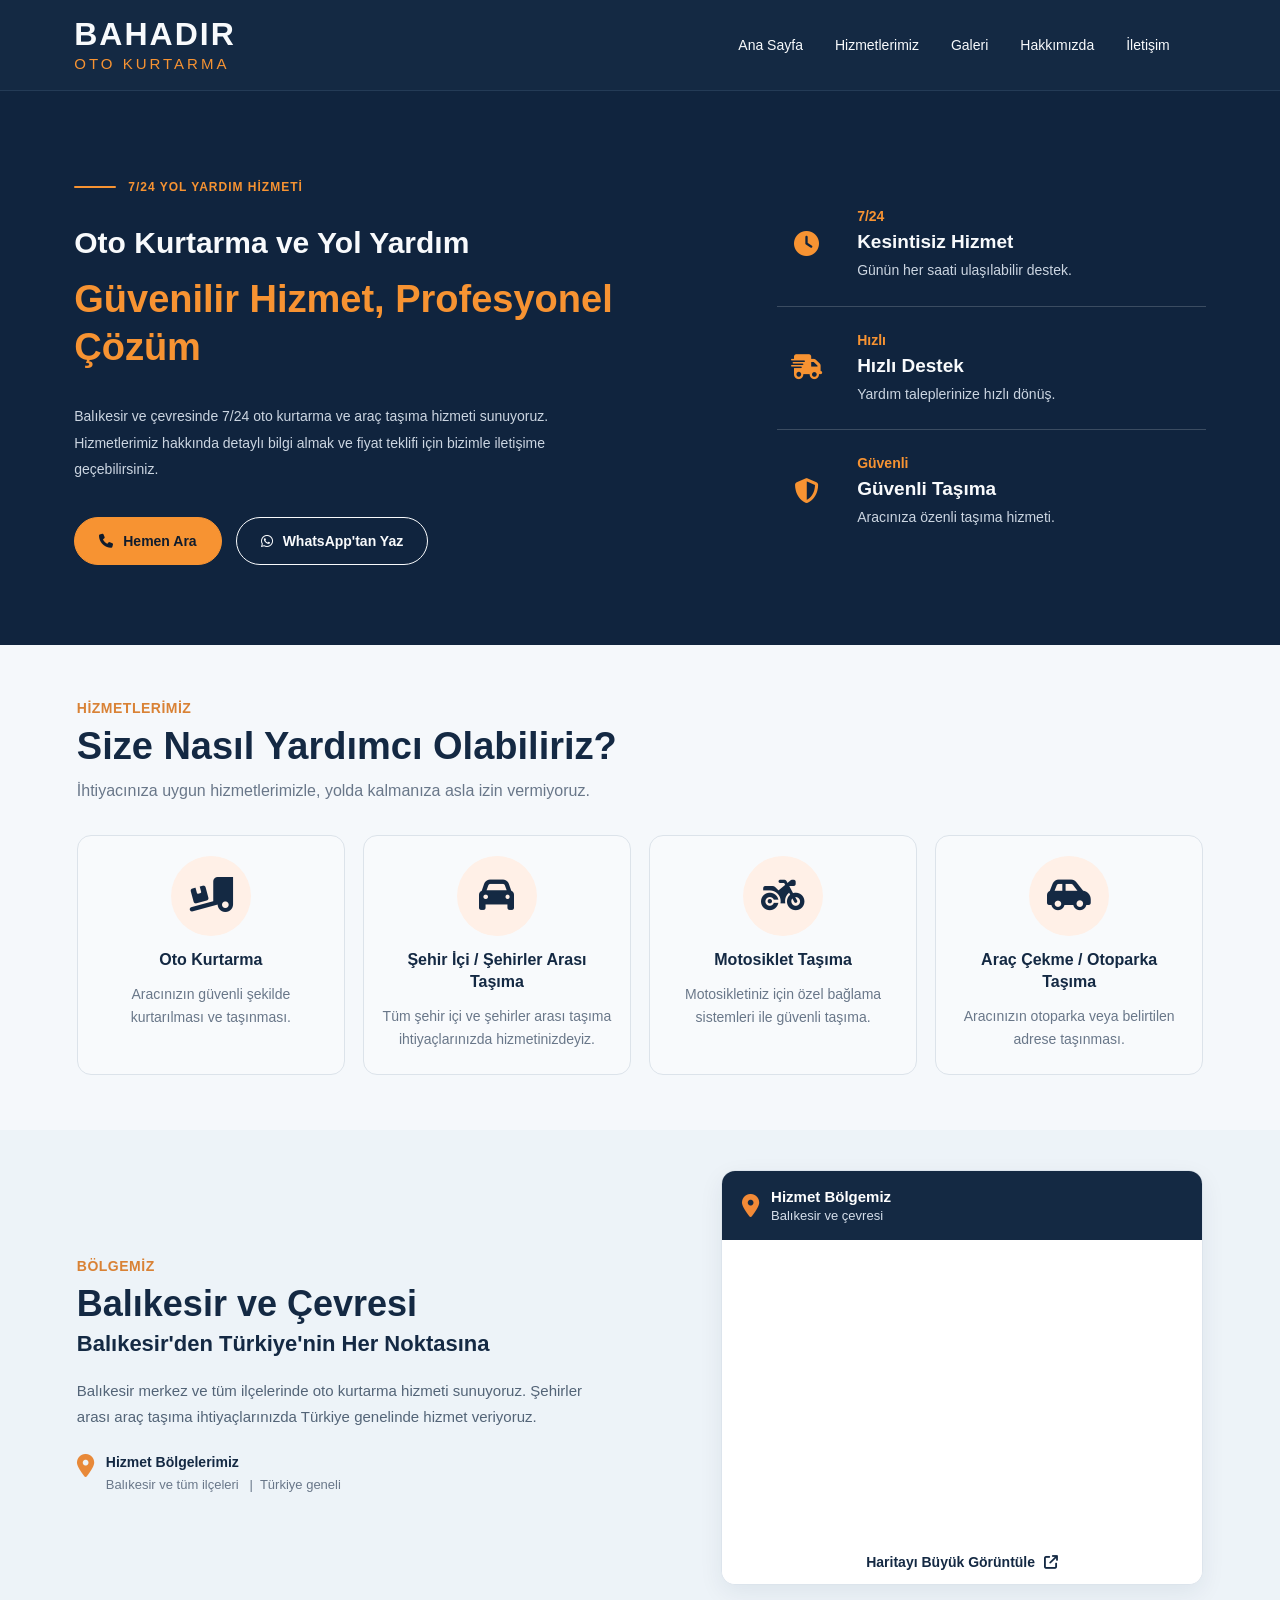
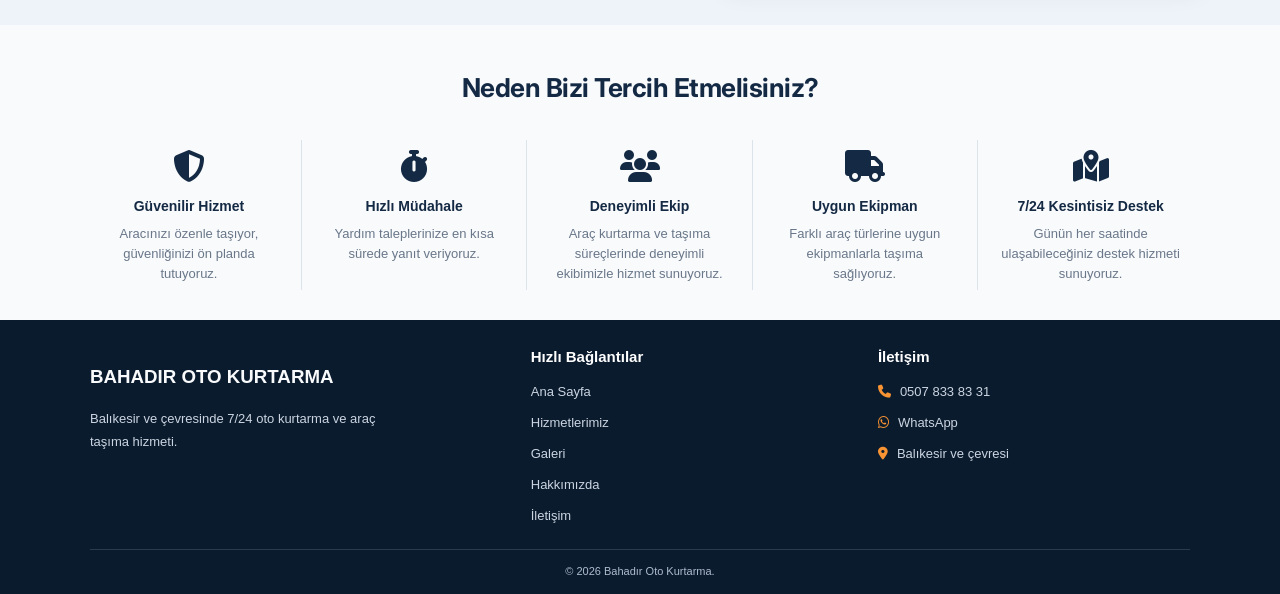
<file: index.html>
<!DOCTYPE html>
<html lang="tr">
<head>
    <meta charset="UTF-8">
    <meta name="viewport" content="width=device-width, initial-scale=1.0">

    <title>Bahadır Oto Kurtarma | Oto Kurtarma ve Yol Yardım</title>

    <meta name="description" content="Balıkesir 7/24 oto kurtarma, yol yardım ve şehirler arası araç taşıma hizmeti. Bahadır Oto Kurtarma için hemen bizi arayın.">
    <meta name="theme-color" content="#142943">

    <link rel="stylesheet" href="style.css">
    <link rel="stylesheet" href="https://cdnjs.cloudflare.com/ajax/libs/font-awesome/6.7.2/css/all.min.css">

    <link rel="preconnect" href="https://fonts.googleapis.com">
    <link rel="preconnect" href="https://fonts.gstatic.com" crossorigin>
    <link href="https://fonts.googleapis.com/css2?family=Inter:wght@400;500;600;700;800&display=swap" rel="stylesheet">  
    <meta name="robots" content="index, follow">
    <meta property="og:title" content="Bahadır Oto Kurtarma | Balıkesir">
    <meta property="og:description" content="Balıkesir 7/24 oto kurtarma, yol yardım ve araç taşıma hizmeti.">
    <meta property="og:type" content="website">
    <meta property="og:locale" content="tr_TR">
    <link rel="canonical" href="https://www.gonenotokurtarma.com/">

</head>

<body>

    <header class="site-header">
        <a href="/" class="logo" aria-label="Bahadır Oto Kurtarma ana sayfa">
            <span>BAHADIR</span>
            <span>OTO KURTARMA</span>
        </a>

        <nav class="main-nav" aria-label="Ana menü">
            <a href="/" class="active" aria-current="page">Ana Sayfa</a>
            <a href="hizmetler.html">Hizmetlerimiz</a>
            <a href="galeri.html">Galeri</a>
            <a href="hakkimizda.html">Hakkımızda</a>
            <a href="iletisim.html">İletişim</a>
        </nav>
    </header>

    <main>

        <!-- ÜST ALAN -->
        <section class="hero" id="anasayfa">

            <div class="hero-content">

                <span class="hero-badge">
                    7/24 YOL YARDIM HİZMETİ
                </span>

                <h1>
                    <span class="hero-title-top">Oto Kurtarma ve Yol Yardım</span>
                    <span class="hero-title-main">Güvenilir Hizmet, Profesyonel Çözüm</span>
                </h1>

                <p>
                    Balıkesir ve çevresinde 7/24 oto kurtarma ve araç taşıma hizmeti sunuyoruz. Hizmetlerimiz hakkında detaylı bilgi almak ve fiyat teklifi için bizimle iletişime geçebilirsiniz.
                </p>

                <div class="hero-actions">

                    <a href="tel:+905078338331" class="btn-primary">
                        <i class="fa-solid fa-phone" aria-hidden="true"></i>
                        Hemen Ara
                    </a>

                    <a href="https://wa.me/905078338331"
                       class="btn-secondary"
                       target="_blank"
                       rel="noopener noreferrer">
                        <i class="fa-brands fa-whatsapp" aria-hidden="true"></i>
                        WhatsApp'tan Yaz
                    </a>

                </div>

            </div>

            <div class="hero-features">

                <div class="feature-card">
                    <div class="feature-icon">
                        <i class="fa-solid fa-clock" aria-hidden="true"></i>
                    </div>

                    <div class="feature-content">
                        <span class="feature-number">7/24</span>
                        <h2>Kesintisiz Hizmet</h2>
                        <p>Günün her saati ulaşılabilir destek.</p>
                    </div>
                </div>

                <div class="feature-card">
                    <div class="feature-icon">
                        <i class="fa-solid fa-truck-fast" aria-hidden="true"></i>
                    </div>

                    <div class="feature-content">
                        <span class="feature-number">Hızlı</span>
                        <h2>Hızlı Destek</h2>
                        <p>Yardım taleplerinize hızlı dönüş.</p>
                    </div>
                </div>

                <div class="feature-card">
                    <div class="feature-icon">
                        <i class="fa-solid fa-shield-halved" aria-hidden="true"></i>
                    </div>

                    <div class="feature-content">
                        <span class="feature-number">Güvenli</span>
                        <h2>Güvenli Taşıma</h2>
                        <p>Aracınıza özenli taşıma hizmeti.</p>
                    </div>
                </div>

            </div>

        </section>

        <!-- HİZMETLERİMİZ -->
        <section class="home-services" id="hizmetler">

            <div class="home-section-heading">

                <div class="home-section-label">
                    <span></span>
                    HİZMETLERİMİZ
                </div>

                <h2>Size Nasıl Yardımcı Olabiliriz?</h2>

                <p>
                    İhtiyacınıza uygun hizmetlerimizle, yolda kalmanıza asla izin vermiyoruz.
                </p>

            </div>

            <div class="home-service-grid">

                <article class="home-service-card">
                    <div class="home-service-icon">
                        <i class="fa-solid fa-truck-ramp-box" aria-hidden="true"></i>
                    </div>

                    <h3>Oto Kurtarma</h3>
                    <p>Aracınızın güvenli şekilde kurtarılması ve taşınması.</p>
                </article>

                <article class="home-service-card">
                    <div class="home-service-icon">
                        <i class="fa-solid fa-car" aria-hidden="true"></i>
                    </div>

                    <h3>Şehir İçi / Şehirler Arası Taşıma</h3>
                    <p>Tüm şehir içi ve şehirler arası taşıma ihtiyaçlarınızda hizmetinizdeyiz.</p>
                </article>

                <article class="home-service-card">
                    <div class="home-service-icon">
                        <i class="fa-solid fa-motorcycle" aria-hidden="true"></i>
                    </div>

                    <h3>Motosiklet Taşıma</h3>
                    <p>Motosikletiniz için özel bağlama sistemleri ile güvenli taşıma.</p>
                </article>

                <article class="home-service-card">
                    <div class="home-service-icon">
                        <i class="fa-solid fa-car-side" aria-hidden="true"></i>
                    </div>

                    <h3>Araç Çekme / Otoparka Taşıma</h3>
                    <p>Aracınızın otoparka veya belirtilen adrese taşınması.</p>
                </article>

            </div>

        </section>

        <!-- HİZMET BÖLGEMİZ -->
        <section class="home-area" id="bolgemiz">

            <div class="home-area-inner">

                <div class="home-area-content">

                    <div class="home-section-label">
                        <span></span>
                        BÖLGEMİZ
                    </div>

                    <h2>Balıkesir ve Çevresi</h2>

                    <h3>Balıkesir'den Türkiye'nin Her Noktasına</h3>

                    <p>
                        Balıkesir merkez ve tüm ilçelerinde oto kurtarma hizmeti sunuyoruz. Şehirler arası araç taşıma ihtiyaçlarınızda Türkiye genelinde hizmet veriyoruz.
                    </p>

                    <div class="home-area-info">

                        <div class="home-area-pin">
                            <i class="fa-solid fa-location-dot" aria-hidden="true"></i>
                        </div>

                        <div>
                            <strong>Hizmet Bölgelerimiz</strong>
                            <span>Balıkesir ve tüm ilçeleri &nbsp; | &nbsp;Türkiye geneli</span>
                        </div>

                    </div>

                </div>

                <!-- HARİTA -->
                <div class="home-map-card">

                    <div class="home-map-heading">
                        <i class="fa-solid fa-location-dot" aria-hidden="true"></i>

                        <div>
                            <strong>Hizmet Bölgemiz</strong>
                            <span>Balıkesir ve çevresi</span>
                        </div>
                    </div>

                    <iframe
                        src="https://www.openstreetmap.org/export/embed.html?bbox=27.75%2C39.55%2C28.05%2C39.75&layer=mapnik&marker=39.6484%2C27.8826"
                        title="Balıkesir ve çevresi haritası"
                        loading="lazy"
                        referrerpolicy="no-referrer-when-downgrade">
                    </iframe>

                    <a
                        class="home-map-link"
                        href="https://www.openstreetmap.org/?mlat=39.6484&mlon=27.8826#map=12/39.6484/27.8826"
                        target="_blank"
                        rel="noopener noreferrer">
                        Haritayı Büyük Görüntüle
                        <i class="fa-solid fa-arrow-up-right-from-square" aria-hidden="true"></i>
                    </a>

                </div>

            </div>

        </section>

        <!-- NEDEN BİZİ TERCİH ETMELİSİNİZ -->
        <section class="home-benefits">

            <div class="home-benefits-heading">
                <span></span>
                <h2>Neden Bizi Tercih Etmelisiniz?</h2>
            </div>

            <div class="home-benefits-grid">

                <article class="home-benefit-card">
                    <div class="home-benefit-icon">
                        <i class="fa-solid fa-shield-halved" aria-hidden="true"></i>
                    </div>

                    <h3>Güvenilir Hizmet</h3>
                    <p>Aracınızı özenle taşıyor, güvenliğinizi ön planda tutuyoruz.</p>
                </article>

                <article class="home-benefit-card">
                    <div class="home-benefit-icon">
                        <i class="fa-solid fa-stopwatch" aria-hidden="true"></i>
                    </div>

                    <h3>Hızlı Müdahale</h3>
                    <p>Yardım taleplerinize en kısa sürede yanıt veriyoruz.</p>
                </article>

                <article class="home-benefit-card">
                    <div class="home-benefit-icon">
                        <i class="fa-solid fa-users" aria-hidden="true"></i>
                    </div>

                    <h3>Deneyimli Ekip</h3>
                    <p>Araç kurtarma ve taşıma süreçlerinde deneyimli ekibimizle hizmet sunuyoruz.</p>
                </article>

                <article class="home-benefit-card">
                    <div class="home-benefit-icon">
                        <i class="fa-solid fa-truck" aria-hidden="true"></i>
                    </div>

                    <h3>Uygun Ekipman</h3>
                    <p>Farklı araç türlerine uygun ekipmanlarla taşıma sağlıyoruz.</p>
                </article>

                <article class="home-benefit-card">
                    <div class="home-benefit-icon">
                        <i class="fa-solid fa-map-location-dot" aria-hidden="true"></i>
                    </div>

                    <h3>7/24 Kesintisiz Destek</h3>
                    <p>Günün her saatinde ulaşabileceğiniz destek hizmeti sunuyoruz.</p>
                </article>

            </div>

        </section>

    </main>

    <!-- FOOTER -->
    <footer class="site-footer">

        <div class="footer-main">

            <div class="footer-brand">
                <h3>BAHADIR OTO KURTARMA</h3>

                <p>
                    Balıkesir ve çevresinde 7/24 oto kurtarma
                    ve araç taşıma hizmeti.
                </p>
            </div>

            <div class="footer-links">
                <h3>Hızlı Bağlantılar</h3>
                <a href="/">Ana Sayfa</a>
                <a href="hizmetler.html">Hizmetlerimiz</a>
                <a href="galeri.html">Galeri</a>
                <a href="hakkimizda.html">Hakkımızda</a>
                <a href="iletisim.html">İletişim</a>
            </div>

            <div class="footer-contact">
                <h3>İletişim</h3>

                <a href="tel:+905078338331">
                    <i class="fa-solid fa-phone" aria-hidden="true"></i>
                    0507 833 83 31
                </a>

                <a href="https://wa.me/905078338331"
                   target="_blank"
                   rel="noopener noreferrer">
                    <i class="fa-brands fa-whatsapp" aria-hidden="true"></i>
                    WhatsApp
                </a>

                <p>
                    <i class="fa-solid fa-location-dot" aria-hidden="true"></i>
                    Balıkesir ve çevresi
                </p>
            </div>

        </div>

        <div class="footer-bottom">
            <p>© 2026 Bahadır Oto Kurtarma.</p>
        </div>

    </footer>

    <script src="script.js"></script>

</body>
</html>
</file>
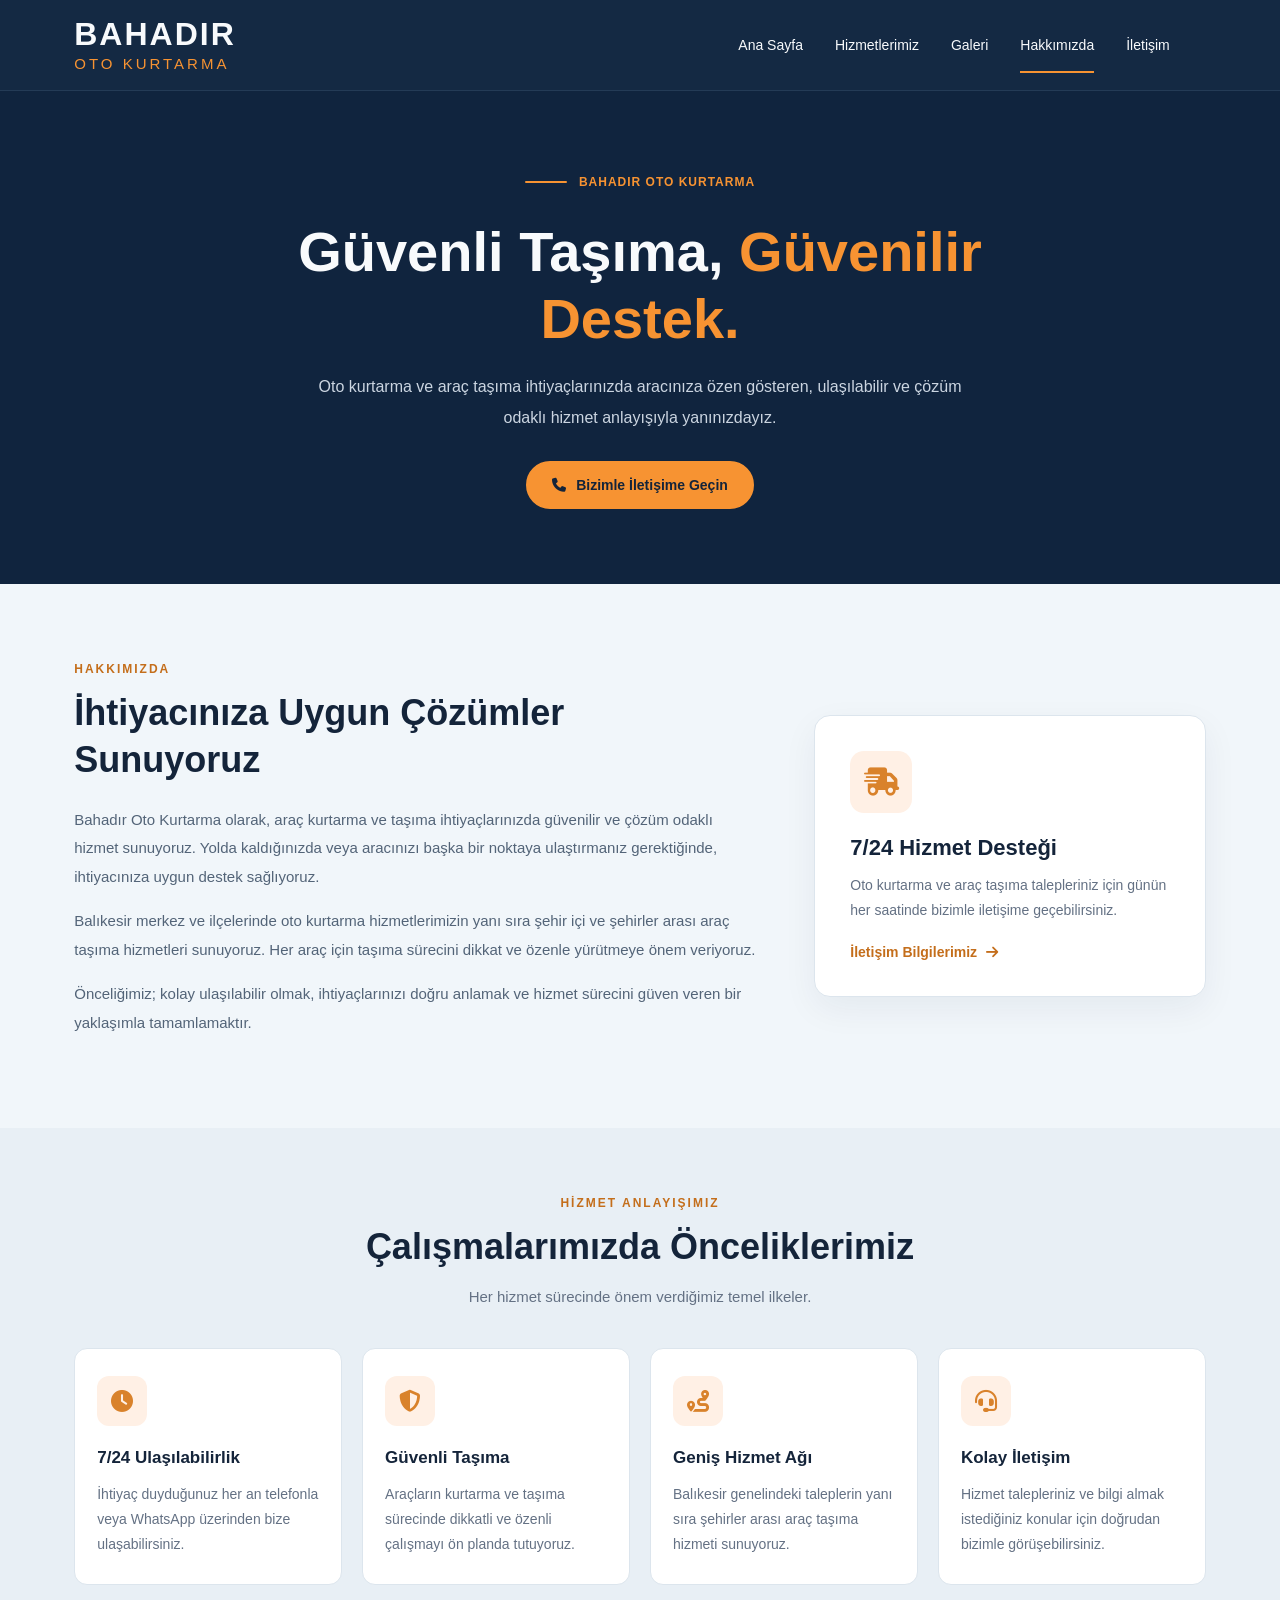
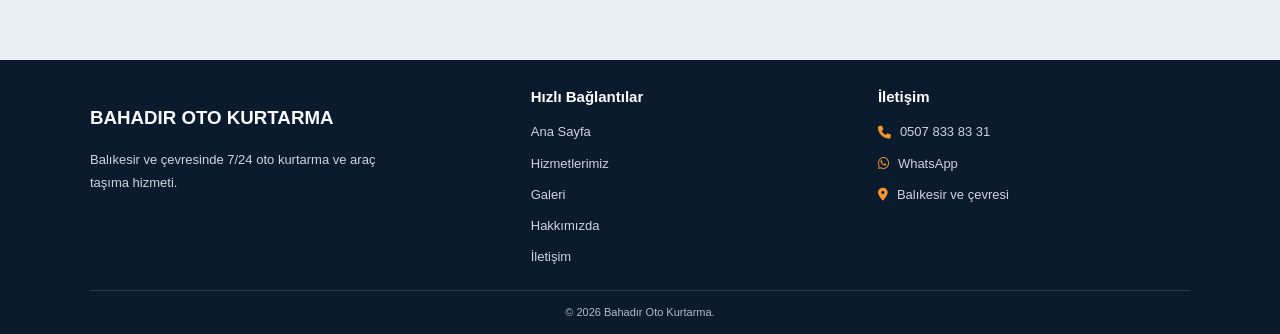
<file: hakkimizda.html>
<!DOCTYPE html>
<html lang="tr">
<head>
    <meta charset="UTF-8">
    <meta name="viewport" content="width=device-width, initial-scale=1.0">

    <title>Hakkımızda | Bahadır Oto Kurtarma</title>
    <meta name="description" content="Bahadır Oto Kurtarma, Balıkesir ve çevresinde oto kurtarma, şehir içi ve şehirler arası araç taşıma hizmetleri sunar. 7/24 iletişim.">
    <meta name="theme-color" content="#142943">

    <link rel="stylesheet" href="style.css">
    <link rel="stylesheet" href="https://cdnjs.cloudflare.com/ajax/libs/font-awesome/6.7.2/css/all.min.css">
    <meta name="robots" content="index, follow">

    <meta property="og:title" content="Hakkımızda | Bahadır Oto Kurtarma">
    <meta property="og:description" content="Bahadır Oto Kurtarma hakkında bilgi edinin. Balıkesir ve çevresinde 7/24 oto kurtarma ve araç taşıma hizmetleri.">
    <meta property="og:type" content="website">
    <meta property="og:locale" content="tr_TR">

</head>

<body>
    <header class="site-header">
        <a href="index.html#anasayfa" class="logo" aria-label="Bahadır Oto Kurtarma ana sayfa">
            <span>BAHADIR</span>
            <span>OTO KURTARMA</span>
        </a>

        <nav class="main-nav" aria-label="Ana menü">
            <a href="index.html#anasayfa">Ana Sayfa</a>
            <a href="index.html#hizmetler">Hizmetlerimiz</a>
            <a href="galeri.html">Galeri</a>
            <a href="hakkimizda.html" class="active" aria-current="page">Hakkımızda</a>
            <a href="iletisim.html">İletişim</a>
        </nav>
    </header>

    <main class="about-page">
        <section class="about-hero">
            <span class="hero-badge">BAHADIR OTO KURTARMA</span>

            <h1>Güvenli Taşıma, <span>Güvenilir Destek.</span></h1>

            <p>
                Oto kurtarma ve araç taşıma ihtiyaçlarınızda
                aracınıza özen gösteren, ulaşılabilir ve çözüm
                odaklı hizmet anlayışıyla yanınızdayız.
            </p>

            <a href="iletisim.html" class="about-cta">
                <i class="fa-solid fa-phone" aria-hidden="true"></i>
                Bizimle İletişime Geçin
            </a>
        </section>

        <section class="about-intro">
            <div class="about-intro-content">
                <span class="about-label">HAKKIMIZDA</span>

                <h2>İhtiyacınıza Uygun Çözümler Sunuyoruz</h2>

                <p>
                    Bahadır Oto Kurtarma olarak, araç kurtarma ve taşıma
                    ihtiyaçlarınızda güvenilir ve çözüm odaklı hizmet sunuyoruz.
                    Yolda kaldığınızda veya aracınızı başka bir noktaya
                    ulaştırmanız gerektiğinde, ihtiyacınıza uygun destek sağlıyoruz.
                </p>

                <p>
                    Balıkesir merkez ve ilçelerinde oto kurtarma hizmetlerimizin
                    yanı sıra şehir içi ve şehirler arası araç taşıma hizmetleri
                    sunuyoruz. Her araç için taşıma sürecini dikkat ve özenle
                    yürütmeye önem veriyoruz.
                </p>

                <p>
                    Önceliğimiz; kolay ulaşılabilir olmak, ihtiyaçlarınızı doğru
                    anlamak ve hizmet sürecini güven veren bir yaklaşımla
                    tamamlamaktır.
                </p>
            </div>

            <div class="about-highlight">
                <div class="about-highlight-icon">
                    <i class="fa-solid fa-truck-fast" aria-hidden="true"></i>
                </div>

                <h3>7/24 Hizmet Desteği</h3>

                <p>
                    Oto kurtarma ve araç taşıma talepleriniz için
                    günün her saatinde bizimle iletişime geçebilirsiniz.
                </p>

                <a href="iletisim.html">
                    İletişim Bilgilerimiz
                    <i class="fa-solid fa-arrow-right" aria-hidden="true"></i>
                </a>
            </div>
        </section>

        <section class="about-values">
            <div class="about-section-heading">
                <span class="about-label">HİZMET ANLAYIŞIMIZ</span>

                <h2>Çalışmalarımızda Önceliklerimiz</h2>

                <p>
                    Her hizmet sürecinde önem verdiğimiz temel ilkeler.
                </p>
            </div>

            <div class="about-values-grid">
                <article class="about-value-card">
                    <div class="about-value-icon">
                        <i class="fa-solid fa-clock" aria-hidden="true"></i>
                    </div>

                    <h3>7/24 Ulaşılabilirlik</h3>

                    <p>
                        İhtiyaç duyduğunuz her an telefonla
                        veya WhatsApp üzerinden bize ulaşabilirsiniz.
                    </p>
                </article>

                <article class="about-value-card">
                    <div class="about-value-icon">
                        <i class="fa-solid fa-shield-halved" aria-hidden="true"></i>
                    </div>

                    <h3>Güvenli Taşıma</h3>

                    <p>
                        Araçların kurtarma ve taşıma sürecinde
                        dikkatli ve özenli çalışmayı ön planda tutuyoruz.
                    </p>
                </article>

                <article class="about-value-card">
                    <div class="about-value-icon">
                        <i class="fa-solid fa-route" aria-hidden="true"></i>
                    </div>

                    <h3>Geniş Hizmet Ağı</h3>

                    <p>
                        Balıkesir genelindeki taleplerin yanı sıra
                        şehirler arası araç taşıma hizmeti sunuyoruz.
                    </p>
                </article>

                <article class="about-value-card">
                    <div class="about-value-icon">
                        <i class="fa-solid fa-headset" aria-hidden="true"></i>
                    </div>

                    <h3>Kolay İletişim</h3>

                    <p>
                        Hizmet talepleriniz ve bilgi almak istediğiniz
                        konular için doğrudan bizimle görüşebilirsiniz.
                    </p>
                </article>
            </div>
        </section>
    </main>

    <!-- FOOTER -->
    <footer class="site-footer">
        <div class="footer-main">
            <div class="footer-brand">
                <h3>BAHADIR OTO KURTARMA</h3>

                <p>
                    Balıkesir ve çevresinde 7/24 oto kurtarma
                    ve araç taşıma hizmeti.
                </p>
            </div>

            <div class="footer-links">
                <h3>Hızlı Bağlantılar</h3>

                <a href="index.html">Ana Sayfa</a>
                <a href="hizmetler.html">Hizmetlerimiz</a>
                <a href="galeri.html">Galeri</a>
                <a href="hakkimizda.html">Hakkımızda</a>
                <a href="iletisim.html">İletişim</a>
            </div>

            <div class="footer-contact">
                <h3>İletişim</h3>

                <a href="tel:+905078338331">
                    <i class="fa-solid fa-phone" aria-hidden="true"></i>
                    0507 833 83 31
                </a>

                <a href="https://wa.me/905078338331"
                   target="_blank"
                   rel="noopener noreferrer">
                    <i class="fa-brands fa-whatsapp" aria-hidden="true"></i>
                    WhatsApp
                </a>

                <p>
                    <i class="fa-solid fa-location-dot" aria-hidden="true"></i>
                    Balıkesir ve çevresi
                </p>
            </div>
        </div>

        <div class="footer-bottom">
            <p>© 2026 Bahadır Oto Kurtarma.</p>
        </div>
    </footer>

    <script src="script.js"></script>

</body>
</html>
</file>
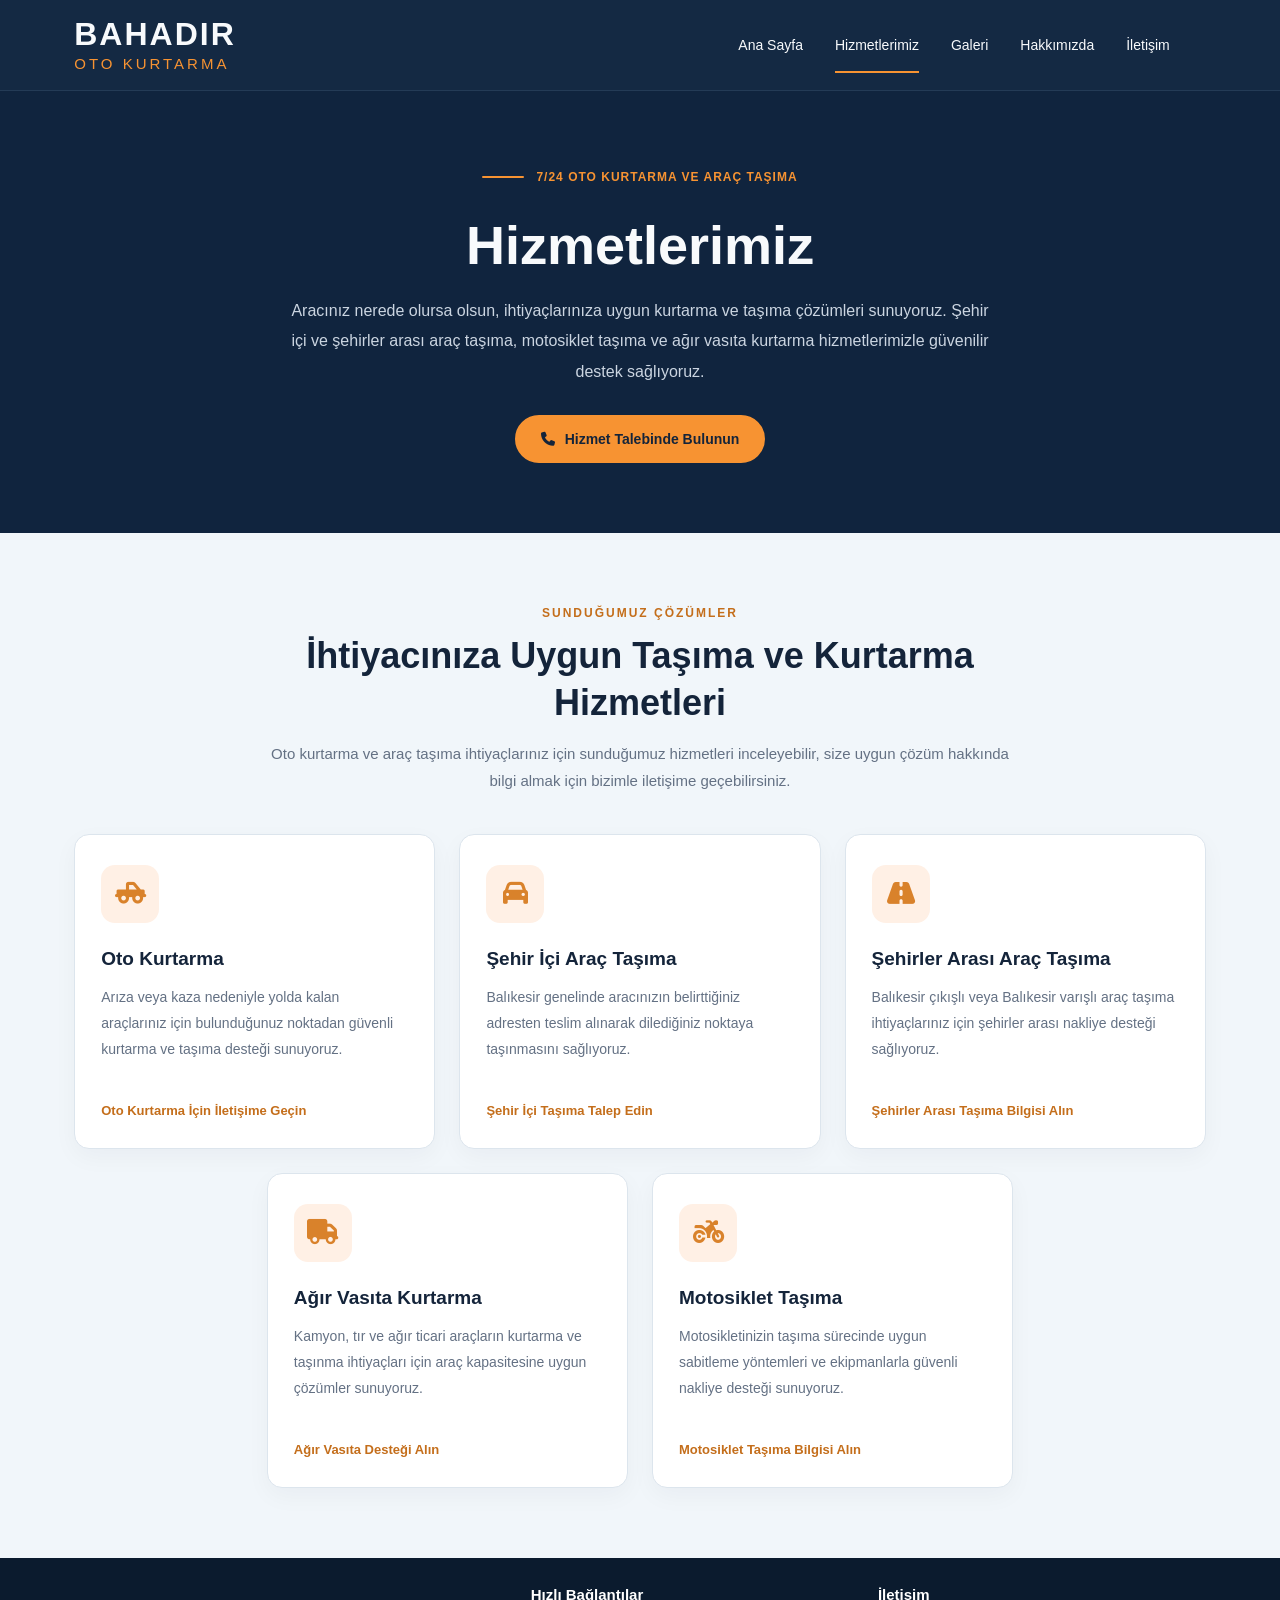
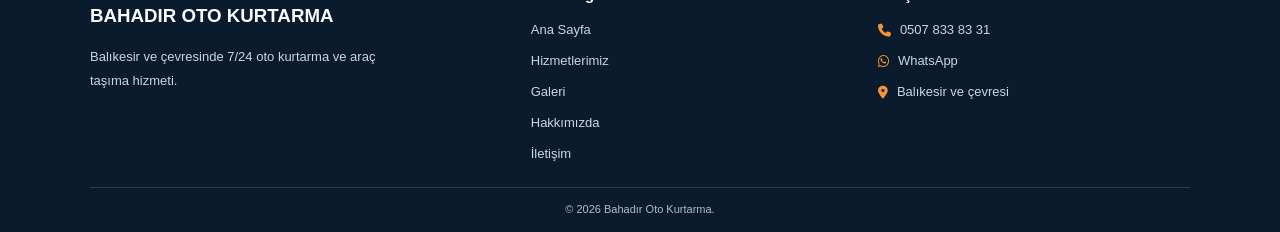
<file: hizmetler.html>
<!DOCTYPE html>
<html lang="tr">
<head>
    <meta charset="UTF-8">
    <meta name="viewport" content="width=device-width, initial-scale=1.0">

    <title>Hizmetlerimiz | Bahadır Oto Kurtarma</title>
    <meta name="description" content="Bahadır Oto Kurtarma; şehir içi ve şehirler arası araç taşıma, ağır vasıta kurtarma, motosiklet taşıma ve oto kurtarma hizmetleri sunar.">
    <meta name="theme-color" content="#142943">

    <link rel="stylesheet" href="style.css">
    <link rel="stylesheet" href="https://cdnjs.cloudflare.com/ajax/libs/font-awesome/6.7.2/css/all.min.css">
    <meta name="robots" content="index, follow">
    <meta property="og:title" content="Hizmetlerimiz | Bahadır Oto Kurtarma">
    <meta property="og:description" content="Balıkesir oto kurtarma, şehir içi ve şehirler arası araç taşıma, ağır vasıta kurtarma ve motosiklet taşıma hizmetleri.">
    <meta property="og:type" content="website">
    <meta property="og:locale" content="tr_TR"> 
    
</head>

<body>
    <header class="site-header">
        <a href="index.html" class="logo" aria-label="Bahadır Oto Kurtarma ana sayfa">
            <span>BAHADIR</span>
            <span>OTO KURTARMA</span>
        </a>

        <nav class="main-nav" aria-label="Ana menü">
            <a href="index.html">Ana Sayfa</a>
            <a href="hizmetler.html" class="active" aria-current="page">Hizmetlerimiz</a>
            <a href="galeri.html">Galeri</a>
            <a href="hakkimizda.html">Hakkımızda</a>
            <a href="iletisim.html">İletişim</a>
        </nav>
    </header>

    <main class="services-page">
        <!-- ÜST ALAN -->
        <section class="services-hero">
            <span class="hero-badge">7/24 OTO KURTARMA VE ARAÇ TAŞIMA</span>

            <h1>Hizmetlerimiz</h1>

            <p>
                Aracınız nerede olursa olsun, ihtiyaçlarınıza uygun
                kurtarma ve taşıma çözümleri sunuyoruz. Şehir içi ve
                şehirler arası araç taşıma, motosiklet taşıma ve ağır
                vasıta kurtarma hizmetlerimizle güvenilir destek sağlıyoruz.
            </p>

            <a href="iletisim.html" class="services-cta">
                <i class="fa-solid fa-phone" aria-hidden="true"></i>
                Hizmet Talebinde Bulunun
            </a>
        </section>

        <!-- HİZMET KARTLARI -->
        <section class="services-list-section">
            <div class="services-page-heading">
                <span class="services-label">SUNDUĞUMUZ ÇÖZÜMLER</span>

                <h2>İhtiyacınıza Uygun Taşıma ve Kurtarma Hizmetleri</h2>

                <p>
                    Oto kurtarma ve araç taşıma ihtiyaçlarınız için sunduğumuz
                    hizmetleri inceleyebilir, size uygun çözüm hakkında bilgi
                    almak için bizimle iletişime geçebilirsiniz.
                </p>
            </div>

            <div class="services-page-grid">
                <!-- 1. Oto Kurtarma -->
                <div class="service-detail-card">
                    <div class="service-detail-icon">
                        <i class="fa-solid fa-truck-pickup"></i>
                    </div>

                    <h3>Oto Kurtarma</h3>

                    <p>
                        Arıza veya kaza nedeniyle yolda kalan araçlarınız için
                        bulunduğunuz noktadan güvenli kurtarma ve taşıma desteği sunuyoruz.
                    </p>

                    <a href="iletisim.html">Oto Kurtarma İçin İletişime Geçin</a>
                </div>

                <!-- 2. Şehir İçi Araç Taşıma -->
                <div class="service-detail-card">
                    <div class="service-detail-icon">
                        <i class="fa-solid fa-car"></i>
                    </div>

                    <h3>Şehir İçi Araç Taşıma</h3>

                    <p>
                        Balıkesir genelinde aracınızın belirttiğiniz adresten
                        teslim alınarak dilediğiniz noktaya taşınmasını sağlıyoruz.
                    </p>

                    <a href="iletisim.html">Şehir İçi Taşıma Talep Edin</a>
                </div>

                <!-- 3. Şehirler Arası Araç Taşıma -->
                <div class="service-detail-card">
                    <div class="service-detail-icon">
                        <i class="fa-solid fa-road"></i>
                    </div>

                    <h3>Şehirler Arası Araç Taşıma</h3>

                    <p>
                        Balıkesir çıkışlı veya Balıkesir varışlı araç taşıma
                        ihtiyaçlarınız için şehirler arası nakliye desteği sağlıyoruz.
                    </p>

                    <a href="iletisim.html">Şehirler Arası Taşıma Bilgisi Alın</a>
                </div>

                <!-- 4. Ağır Vasıta Kurtarma -->
                <div class="service-detail-card">
                    <div class="service-detail-icon">
                        <i class="fa-solid fa-truck"></i>
                    </div>

                    <h3>Ağır Vasıta Kurtarma</h3>

                    <p>
                        Kamyon, tır ve ağır ticari araçların kurtarma ve taşınma
                        ihtiyaçları için araç kapasitesine uygun çözümler sunuyoruz.
                    </p>

                    <a href="iletisim.html">Ağır Vasıta Desteği Alın</a>
                </div>

                <!-- 5. Motosiklet Taşıma -->
                <div class="service-detail-card">
                    <div class="service-detail-icon">
                        <i class="fa-solid fa-motorcycle"></i>
                    </div>

                    <h3>Motosiklet Taşıma</h3>

                    <p>
                        Motosikletinizin taşıma sürecinde uygun sabitleme yöntemleri
                        ve ekipmanlarla güvenli nakliye desteği sunuyoruz.
                    </p>

                    <a href="iletisim.html">Motosiklet Taşıma Bilgisi Alın</a>
                </div>
            </div>
        </section>
    </main>

        <!-- FOOTER -->
        <footer class="site-footer">
            <div class="footer-main">
                <div class="footer-brand">
                    <h3>BAHADIR OTO KURTARMA</h3>

                    <p>
                        Balıkesir ve çevresinde 7/24 oto kurtarma
                        ve araç taşıma hizmeti.
                    </p>
                </div>

                <div class="footer-links">
                    <h3>Hızlı Bağlantılar</h3>

                    <a href="index.html">Ana Sayfa</a>
                    <a href="hizmetler.html">Hizmetlerimiz</a>
                    <a href="galeri.html">Galeri</a>
                    <a href="hakkimizda.html">Hakkımızda</a>
                    <a href="iletisim.html">İletişim</a>
                </div>

                <div class="footer-contact">
                    <h3>İletişim</h3>

                    <a href="tel:+905078338331">
                        <i class="fa-solid fa-phone" aria-hidden="true"></i>
                        0507 833 83 31
                    </a>

                    <a href="https://wa.me/905078338331"
                       target="_blank"
                       rel="noopener noreferrer">
                        <i class="fa-brands fa-whatsapp" aria-hidden="true"></i>
                        WhatsApp
                    </a>

                    <p>
                        <i class="fa-solid fa-location-dot" aria-hidden="true"></i>
                        Balıkesir ve çevresi
                    </p>
                </div>
            </div>

            <div class="footer-bottom">
                <p>© 2026 Bahadır Oto Kurtarma.</p>
            </div>
        </footer>

    <script src="script.js"></script>

</body>
</html>
</file>
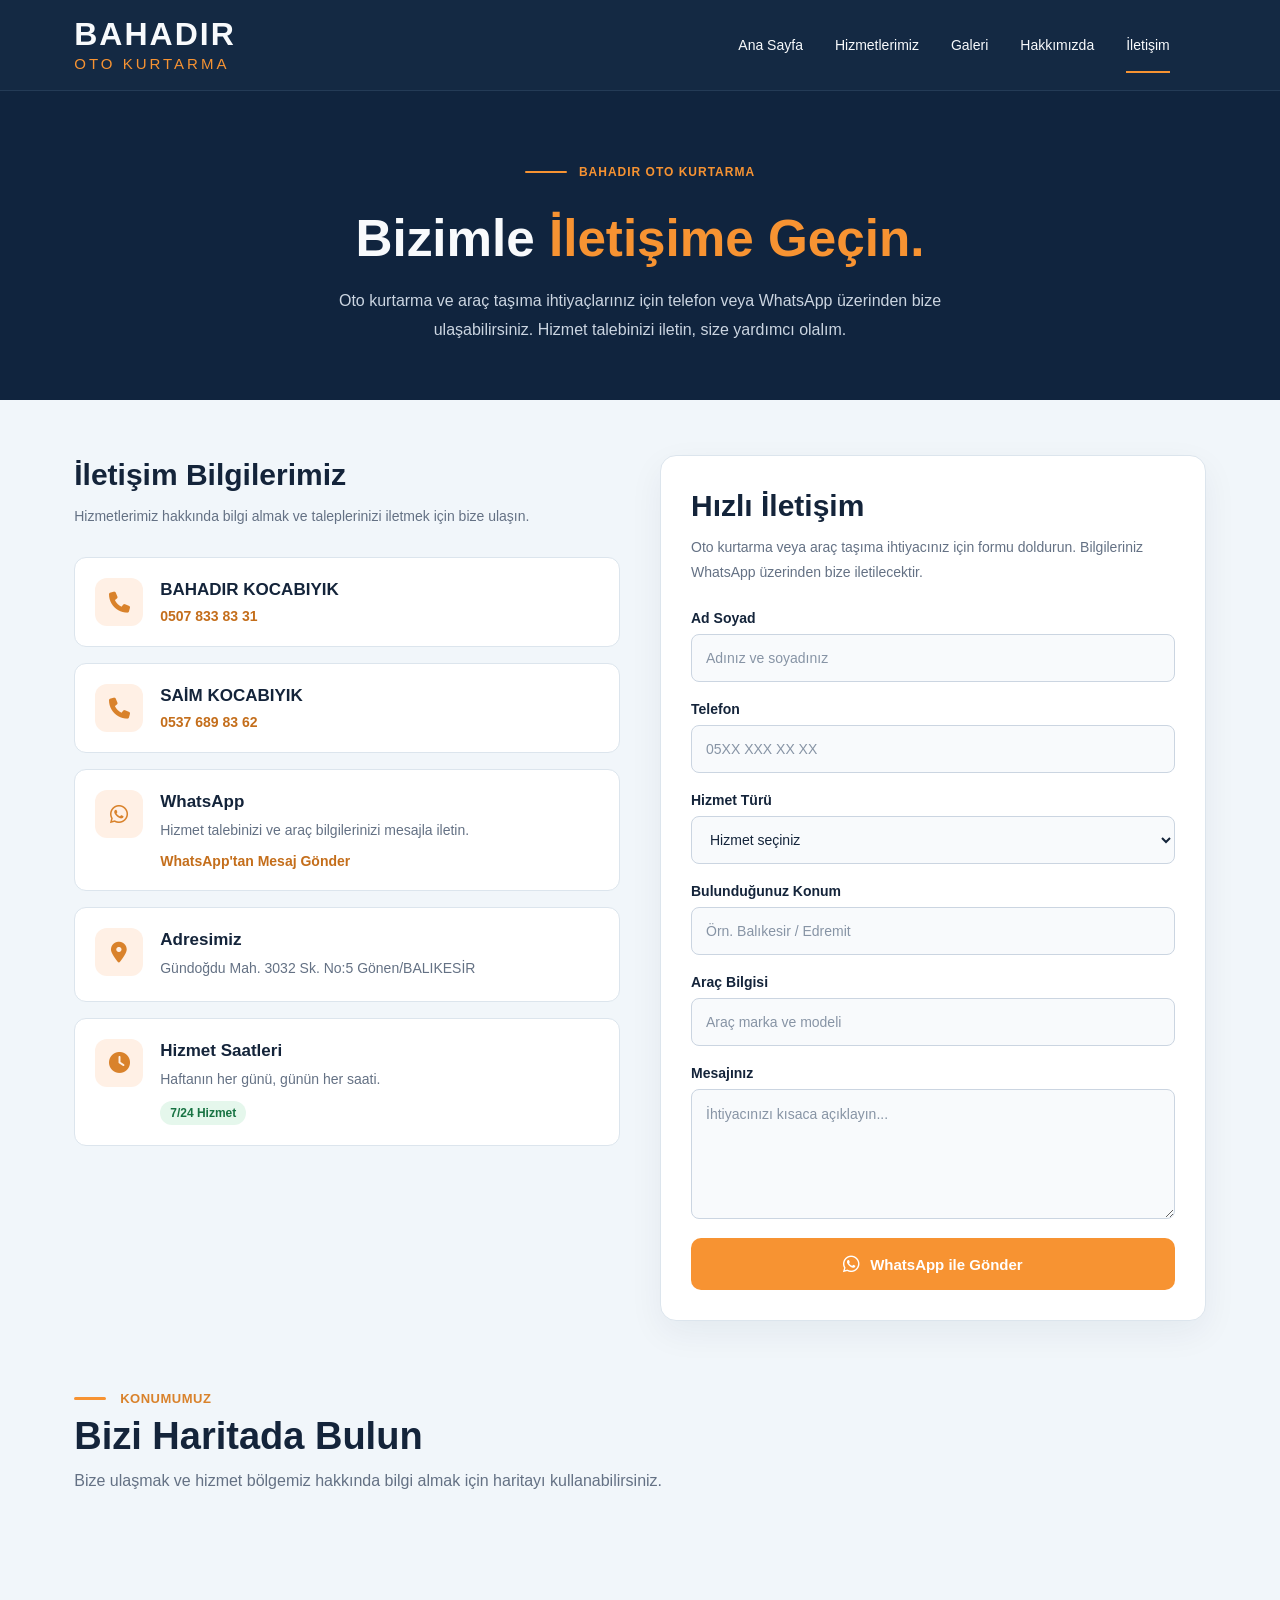
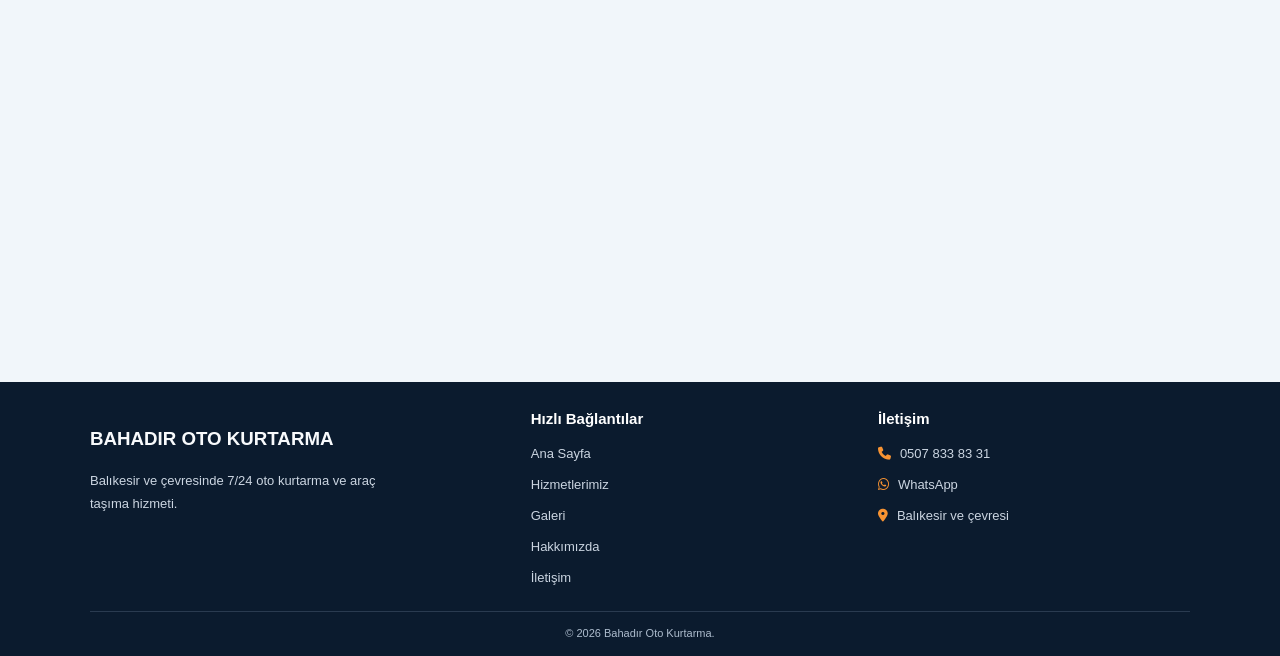
<file: iletisim.html>
<!DOCTYPE html>
<html lang="tr">

<head>
    <meta charset="UTF-8">
    <meta name="viewport" content="width=device-width, initial-scale=1.0">

    <title>İletişim | Bahadır Oto Kurtarma</title>

    <meta
        name="description"
        content="Bahadır Oto Kurtarma iletişim bilgileri. Balıkesir ve çevresinde 7/24 oto kurtarma ve araç taşıma hizmetleri için bize ulaşın.">

    <meta name="theme-color" content="#142943">

    <link rel="stylesheet" href="style.css">

    <link rel="stylesheet" href="https://cdnjs.cloudflare.com/ajax/libs/font-awesome/6.7.2/css/all.min.css">
    <meta name="robots" content="index, follow">

    <meta property="og:title" content="İletişim | Bahadır Oto Kurtarma">
    <meta property="og:description" content="Bahadır Oto Kurtarma iletişim bilgileri. Balıkesir ve Gönen'de 7/24 oto kurtarma ve araç taşıma hizmeti.">
    <meta property="og:type" content="website">
    <meta property="og:locale" content="tr_TR"> 

</head>

<body>

    <header class="site-header">

        <a
            href="index.html"
            class="logo"
            aria-label="Bahadır Oto Kurtarma ana sayfa"
        >
            <span>BAHADIR</span>
            <span>OTO KURTARMA</span>
        </a>

        <nav class="main-nav" aria-label="Ana menü">
            <a href="index.html">Ana Sayfa</a>
            <a href="index.html#hizmetler">Hizmetlerimiz</a>
            <a href="galeri.html">Galeri</a>
            <a href="hakkimizda.html">Hakkımızda</a>
            <a
                href="iletisim.html"
                class="active"
                aria-current="page"
            >İletişim</a>
        </nav>

    </header>

    <main class="contact-page">

        <section class="contact-hero">

            <span class="hero-badge">BAHADIR OTO KURTARMA</span>

            <h1>
                Bizimle <span>İletişime Geçin.</span>
            </h1>

            <p>
                Oto kurtarma ve araç taşıma ihtiyaçlarınız için
                telefon veya WhatsApp üzerinden bize ulaşabilirsiniz.
                Hizmet talebinizi iletin, size yardımcı olalım.
            </p>

        </section>

        <section class="contact-page-grid">

            <div class="contact-details">

                <div class="contact-page-heading">
                    <h2>İletişim Bilgilerimiz</h2>

                    <p>
                        Hizmetlerimiz hakkında bilgi almak ve
                        taleplerinizi iletmek için bize ulaşın.
                    </p>
                </div>

                <article class="contact-info-item">

                    <div class="contact-info-icon">
                        <i class="fa-solid fa-phone" aria-hidden="true"></i>
                    </div>

                    <div>
                        <h3>BAHADIR KOCABIYIK</h3>
                        <a href="tel:+905078338331">
                           0507 833 83 31
                        </a>
                    </div>

                </article>

                <article class="contact-info-item">

                    <div class="contact-info-icon">
                        <i class="fa-solid fa-phone" aria-hidden="true"></i>
                    </div>

                    <div>
                        <h3>SAİM KOCABIYIK</h3>
                        <a href="tel:+905376898362">
                            0537 689 83 62
                        </a>
                    </div>

                </article>                    

                <article class="contact-info-item">

                    <div class="contact-info-icon">
                        <i
                            class="fa-brands fa-whatsapp"
                            aria-hidden="true"
                        ></i>
                    </div>

                    <div>
                        <h3>WhatsApp</h3>

                        <p>Hizmet talebinizi ve araç bilgilerinizi mesajla iletin.</p>

                        <a
                            href="https://wa.me/905078338331"
                            data-contact="whatsapp"
                            target="_blank"
                            rel="noopener noreferrer"
                        >
                            WhatsApp'tan Mesaj Gönder
                        </a>
                    </div>

                </article>

                <article class="contact-info-item">

                    <div class="contact-info-icon">
                        <i
                            class="fa-solid fa-location-dot"
                            aria-hidden="true"
                        ></i>
                    </div>

                    <div>
                        <h3>Adresimiz</h3>

                        <p class="business-address">
                            Gündoğdu Mah. 3032 Sk. No:5  Gönen/BALIKESİR
                        </p>
                    </div>

                </article>

                <article class="contact-info-item">

                    <div class="contact-info-icon">
                        <i class="fa-solid fa-clock" aria-hidden="true"></i>
                    </div>

                    <div>
                        <h3>Hizmet Saatleri</h3>

                        <p>Haftanın her günü, günün her saati.</p>

                        <span class="open-status">7/24 Hizmet</span>
                    </div>

                </article>

            </div>

            <div class="contact-form-card">

                <h2>Hızlı İletişim</h2>

                <p>
                    Oto kurtarma veya araç taşıma ihtiyacınız için
                    formu doldurun. Bilgileriniz WhatsApp üzerinden
                    bize iletilecektir.
                </p>

                <form id="whatsapp-contact-form" class="contact-form">

                    <div class="form-group">
                        <label for="contact-name">Ad Soyad</label>
                        <input
                            type="text"
                            id="contact-name"
                            name="name"
                            placeholder="Adınız ve soyadınız"
                            required
                        >
                    </div>

                    <div class="form-group">
                        <label for="contact-phone">Telefon</label>
                        <input
                            type="tel"
                            id="contact-phone"
                            name="phone"
                            placeholder="05XX XXX XX XX"
                            required
                        >
                    </div>

                    <div class="form-group">
                        <label for="contact-service">Hizmet Türü</label>
                        <select id="contact-service" name="service" required>
                             <option value="">Hizmet seçiniz</option>
                             <option value="Oto Kurtarma">Oto Kurtarma</option>
                             <option value="Şehir İçi Araç Taşıma">Şehir İçi Araç Taşıma</option>
                             <option value="Şehirler Arası Araç Taşıma">Şehirler Arası Araç Taşıma</option>
                             <option value="Ağır Vasıta Kurtarma">Ağır Vasıta Kurtarma</option>
                             <option value="Motosiklet Taşıma">Motosiklet Taşıma</option>
                             <option value="Diğer">Diğer</option>
                        </select>
                    </div>

                    <div class="form-group">
                        <label for="contact-location">Bulunduğunuz Konum</label>
                        <input
                            type="text"
                            id="contact-location"
                            name="location"
                            placeholder="Örn. Balıkesir / Edremit"
                            required
                        >
                    </div>

                    <div class="form-group">
                        <label for="contact-vehicle">Araç Bilgisi</label>
                        <input
                            type="text"
                            id="contact-vehicle"
                            name="vehicle"
                            placeholder="Araç marka ve modeli"
                        >
                    </div>

                    <div class="form-group">
                        <label for="contact-message">Mesajınız</label>
                        <textarea
                            id="contact-message"
                            name="message"
                            rows="4"
                            placeholder="İhtiyacınızı kısaca açıklayın..."
                            required
                        ></textarea>
                    </div>

                    <button type="submit" class="contact-submit-button">
                        <i class="fa-brands fa-whatsapp" aria-hidden="true"></i>
                        WhatsApp ile Gönder
                    </button>

                </form>

            </div>

        </section>

        <section class="contact-map-section">

            <div class="section-heading">

                <div class="section-label">
                    <span class="section-line"></span>
                    KONUMUMUZ
                </div>

                <h2>Bizi Haritada Bulun</h2>

                <p>
                    Bize ulaşmak ve hizmet bölgemiz hakkında bilgi almak için haritayı kullanabilirsiniz.
                </p>

            </div>

            <div class="contact-map">

                <iframe
                    src="https://www.google.com/maps/embed?pb=!1m17!1m12!1m3!1d3051.949844829596!2d27.667631175994988!3d40.0988311714921!2m3!1f0!2f0!3f0!3m2!1i1024!2i768!4f13.1!3m2!1m1!2zNDDCsDA1JzU1LjgiTiAyN8KwNDAnMTIuNyJF!5e0!3m2!1str!2str!4v1793879718854!5m2!1str!2str"
                    width="100%"
                    height="400"
                    style="border:0;"
                    allowfullscreen
                    loading="lazy"
                    referrerpolicy="no-referrer-when-downgrade"
                    title="Bahadır Oto Kurtarma konumu"
                ></iframe>
            </div>

        </section>

    </main>

    <!-- FOOTER -->
    <footer class="site-footer">

        <div class="footer-main">

            <div class="footer-brand">
                <h3>BAHADIR OTO KURTARMA</h3>

                <p>
                    Balıkesir ve çevresinde 7/24 oto kurtarma
                    ve araç taşıma hizmeti.
                </p>
            </div>

            <div class="footer-links">
                <h3>Hızlı Bağlantılar</h3>

                <a href="index.html">Ana Sayfa</a>
                <a href="hizmetler.html">Hizmetlerimiz</a>
                <a href="galeri.html">Galeri</a>
                <a href="hakkimizda.html">Hakkımızda</a>
                <a href="iletisim.html">İletişim</a>
            </div>

            <div class="footer-contact">
                <h3>İletişim</h3>

                <a href="tel:+905078338331">
                    <i class="fa-solid fa-phone" aria-hidden="true"></i>
                    0507 833 83 31
                </a>

                <a
                    href="https://wa.me/905078338331"
                    target="_blank"
                    rel="noopener noreferrer"
                >
                    <i class="fa-brands fa-whatsapp" aria-hidden="true"></i>
                    WhatsApp
                </a>

                <p>
                    <i class="fa-solid fa-location-dot" aria-hidden="true"></i>
                    Balıkesir ve çevresi
                </p>
            </div>

        </div>

        <div class="footer-bottom">
            <p>© 2026 Bahadır Oto Kurtarma.</p>
        </div>

    </footer>

    <script src="script.js"></script>

</body>

</html>
</file>
<file: style.css>
/* GENEL SAYFA AYARLARI */

* {
    box-sizing: border-box;
}

:root {
    --bg: #10243e;
    --bg-header: #142943;
    --orange: #f79332;
    --text: #f8fafc;
    --muted: #cbd5e1;
}

body {
    margin: 0;
    font-family: Arial, Helvetica, sans-serif;
    background-color: var(--bg);
    color: var(--text);
}

h1 {
    color: var(--orange);
    font-size: 40px;
}

p {
    color: var(--muted);
    font-size: 18px;
}


/* ORTAK ÜST MENÜ */

.site-header {
    min-height: 91px;
    padding: 12px 5.8%;
    display: grid;
    grid-template-columns: auto 1fr auto;
    align-items: center;
    column-gap: 36px;
    background: var(--bg-header);
    border-bottom: 1px solid #243b56;
}

.logo {
    display: flex;
    flex-direction: column;
    flex-shrink: 0;
    text-decoration: none;
    line-height: 1.05;
}

.logo span:first-child {
    color: var(--text);
    font-size: 32px;
    font-weight: 700;
    letter-spacing: 2px;
}

.logo span:last-child {
    margin-top: 4px;
    color: var(--orange);
    font-size: 15px;
    letter-spacing: 3px;
}

.main-nav {
    display: flex;
    align-items: center;
    justify-content: flex-end;
    gap: clamp(18px, 2.5vw, 40px);
    min-width: 0;
}

.main-nav a {
    position: relative;
    padding: 12px 0;
    color: var(--text);
    font-size: 14px;
    text-decoration: none;
    white-space: nowrap;
}

.main-nav a::after {
    content: "";
    position: absolute;
    left: 0;
    bottom: -8px;
    width: 100%;
    height: 2px;
    background: var(--orange);
    transform: scaleX(0);
    transform-origin: left;
    transition: transform 0.25s ease;
}

.main-nav a:hover::after,
.main-nav a.active::after {
    transform: scaleX(1);
}

.main-nav a:hover,
.main-nav a.active {
    color: inherit;
}

.header-call {
    padding: 12px 23px;
    flex-shrink: 0;
    background: var(--orange);
    color: #101c2d;
    border-radius: 30px;
    font-size: 14px;
    font-weight: 700;
    text-decoration: none;
    white-space: nowrap;
}

.header-call:hover {
    background: #ffad50;
}


/* HERO */

.hero {
    padding: 80px 5.8%;
    display: grid;
    grid-template-columns: 1.2fr 0.8fr;
    align-items: center;
    gap: 60px;
    min-height: 520px;
}

.hero-content {
    max-width: 650px;
}

.hero-badge {
    display: inline-flex;
    align-items: center;
    gap: 12px;
    margin-bottom: 20px;
    padding: 9px 0;
    color: var(--orange);
    font-size: 12px;
    font-weight: 700;
    letter-spacing: 1px;
}

.hero-badge::before {
    content: "";
    display: block;
    width: 42px;
    height: 2px;
    background: var(--orange);
    border-radius: 2px;
}

.hero h1 {
    margin: 0 0 32px;
    line-height: 1.3;
}

.hero-title-top {
    display: block;
    margin-bottom: 14px;
    color: #f8fafc;
    font-size: clamp(22px, 2.5vw, 30px);
    font-weight: 600;
}

.hero-title-main {
    display: block;
    color: var(--orange);
    font-size: clamp(27px, 3vw, 38px);
    font-weight: 800;
    line-height: 1.25;
}

.hero-content > p {
    max-width: 540px;
    margin: 0 0 34px;
    color: var(--muted);
    font-size: 14px;
    line-height: 1.9;
}

.hero-actions {
    display: flex;
    flex-wrap: wrap;
    gap: 14px;
}

.btn-primary,
.btn-secondary {
    display: inline-flex;
    align-items: center;
    justify-content: center;
    gap: 10px;
    min-height: 48px;
    padding: 13px 24px;
    border: 1px solid var(--orange);
    border-radius: 30px;
    font-size: 14px;
    font-weight: 700;
    text-decoration: none;
    transition: background 0.2s ease;
}

.btn-primary {
    background: var(--orange);
    color: #101c2d;
}

.btn-primary:hover {
    background: #ffad50;
}

.btn-secondary {
    background: transparent;
    color: var(--text);
    border-color: var(--text);
}

.btn-secondary:hover {
    background: #203954;
}

.hero-features {
    display: grid;
    gap: 0;
    background: transparent;
    border: none;
    border-radius: 0;
    overflow: visible;
}

.feature-card {
    display: flex;
    align-items: center;
    gap: 22px;
    padding: 24px 0;
    background: transparent;
    border: none;
    border-radius: 0;
}

.feature-card:not(:last-child) {
    border-bottom: 1px solid rgba(255, 255, 255, 0.18);
}

.feature-icon {
    display: flex;
    align-items: center;
    justify-content: center;
    flex-shrink: 0;
    width: 58px;
    height: 58px;
    background: transparent;
    color: var(--orange);
    font-size: 25px;
}

.feature-content {
    min-width: 0;
}

.feature-number {
    color: var(--orange);
    font-size: 14px;
    font-weight: 700;
}

.feature-card h2 {
    margin: 6px 0;
    color: var(--text);
    font-size: 19px;
}

.feature-card p {
    margin: 0;
    color: var(--muted);
    font-size: 14px;
    line-height: 1.6;
}


/* HİZMETLERİMİZ */

.services-section {
    padding: 48px 5.8% 36px;
    background: #f1f6fa;
    color: #14243a;
}

.section-heading {
    margin-bottom: 28px;
}

.section-label {
    display: flex;
    align-items: center;
    gap: 14px;
    margin-bottom: 8px;
    color: #d9822b;
    font-size: 13px;
    font-weight: 700;
    letter-spacing: 0.5px;
}

.section-line {
    display: block;
    width: 32px;
    height: 3px;
    background: var(--orange);
    border-radius: 3px;
}

.section-heading h2 {
    margin: 0 0 8px;
    color: #14243a;
    font-size: clamp(28px, 3vw, 38px);
    line-height: 1.2;
}

.section-heading > p {
    margin: 0;
    color: #647184;
    font-size: 16px;
    line-height: 1.6;
}

.services-grid {
    display: grid;
    grid-template-columns: repeat(4, minmax(0, 1fr));
    gap: 18px;
}

.service-card {
    display: flex;
    flex-direction: column;
    align-items: center;
    min-width: 0;
    min-height: 242px;
    padding: 18px 16px 20px;
    text-align: center;
    border: 1px solid #d8e0e8;
    border-radius: 14px;
    background: transparent;
}

.service-icon {
    display: flex;
    align-items: center;
    justify-content: center;
    flex-shrink: 0;
    width: 82px;
    height: 82px;
    margin-bottom: 12px;
    border-radius: 50%;
    background: #fff0e5;
    color: #142943;
    font-size: 32px;
}

.service-card h3 {
    margin: 4px 0 12px;
    color: #14243a;
    font-size: 16px;
    line-height: 1.4;
}

.service-card p {
    margin: 0;
    color: #647184;
    font-size: 13px;
    line-height: 1.7;
}


/* BÖLGEMİZ VE İLETİŞİM */

.area-contact {
    display: grid;
    grid-template-columns: 1.15fr 0.85fr;
    align-items: center;
    gap: 60px;
    padding: 40px 5.8% 48px;
    background: #eaf2f8;
    color: #14243a;
}

.area-content h2 {
    margin: 8px 0 4px;
    color: #14243a;
    font-size: clamp(30px, 3vw, 38px);
    line-height: 1.2;
}

.area-content > h3 {
    margin: 0 0 20px;
    color: #14243a;
    font-size: 23px;
}

.area-content > p {
    max-width: 520px;
    margin: 0 0 28px;
    color: #536478;
    font-size: 15px;
    line-height: 1.8;
}

.service-area-info {
    display: flex;
    align-items: flex-start;
    gap: 12px;
}

.service-area-info > i {
    margin-top: 2px;
    color: var(--orange);
    font-size: 23px;
}

.service-area-info strong {
    display: block;
    margin-bottom: 6px;
    color: #14243a;
    font-size: 14px;
}

.service-area-info p {
    margin: 0;
    color: #647184;
    font-size: 12px;
    line-height: 1.7;
}

.area-separator {
    padding: 0 7px;
}

.contact-card {
    display: flex;
    flex-direction: column;
    align-items: center;
    padding: 24px 32px;
    text-align: center;
    background: #142943;
    border-radius: 14px;
    color: var(--text);
}

.contact-icon {
    display: flex;
    align-items: center;
    justify-content: center;
    width: 44px;
    height: 44px;
    margin-bottom: 12px;
    border-radius: 50%;
    background: var(--orange);
    color: #14243a;
    font-size: 20px;
}

.contact-card h3 {
    margin: 0 0 6px;
    font-size: 20px;
}

.contact-card > p {
    margin: 0 0 18px;
    color: #d1dbe7;
    font-size: 13px;
    line-height: 1.6;
}

.contact-call {
    display: flex;
    align-items: center;
    justify-content: center;
    gap: 10px;
    width: 100%;
    min-height: 42px;
    padding: 11px 18px;
    border-radius: 30px;
    background: var(--orange);
    color: #14243a;
    font-size: 14px;
    font-weight: 700;
    text-decoration: none;
}

.contact-call:hover {
    background: #ffad50;
}

.contact-divider {
    width: 100%;
    height: 1px;
    margin: 16px 0 12px;
    background: #354b65;
}

.contact-whatsapp {
    display: inline-flex;
    align-items: center;
    justify-content: center;
    gap: 9px;
    color: var(--text);
    font-size: 13px;
    text-decoration: none;
}

.contact-whatsapp:hover {
    color: var(--orange);
}


/* HİZMET BÖLGEMİZ - HARİTA TASARIMI */

.area-section {
    width: 100%;
    padding: 65px 5.8%;
    background: #e8edf2;
    color: #10243e;
    overflow: hidden;
}

.area-inner {
    display: grid;
    grid-template-columns: 1.1fr 0.9fr;
    align-items: center;
    gap: 55px;
    width: 100%;
    max-width: 1200px;
    margin: 0 auto;
}

.area-text {
    max-width: 600px;
}

.area-text .section-label {
    display: flex;
    align-items: center;
    gap: 12px;
    margin-bottom: 18px;
    color: #b9681e;
    font-size: 13px;
    font-weight: 700;
    letter-spacing: 1.5px;
}

.area-text .section-line {
    width: 35px;
    height: 3px;
    background: var(--orange);
    border-radius: 3px;
}

.area-text h2 {
    margin: 0 0 20px;
    color: #10243e;
    font-size: clamp(30px, 3.5vw, 43px);
    font-weight: 800;
    line-height: 1.25;
}

.area-text h2 span {
    display: block;
    color: #c87527;
}

.area-text > p {
    max-width: 540px;
    margin: 0;
    color: #40536a;
    font-size: 16px;
    line-height: 1.9;
}

.area-location {
    display: flex;
    align-items: center;
    gap: 18px;
    margin-top: 30px;
}

.area-location-icon {
    flex-shrink: 0;
    color: #c87527;
    font-size: 30px;
}

.area-location-divider {
    width: 1px;
    height: 45px;
    background: #bdc9d5;
}

.area-location-text {
    display: flex;
    flex-direction: column;
    gap: 7px;
}

.area-location-text strong {
    color: #10243e;
    font-size: 15px;
}

.area-location-text span {
    color: #536478;
    font-size: 14px;
}

.area-visual {
    position: relative;
    isolation: isolate;
    display: flex;
    align-items: center;
    justify-content: center;
    width: 100%;
    max-width: 440px;
    aspect-ratio: 1.15 / 1;
    margin: 0 auto;
    overflow: hidden;
    border: 1px solid #d2dce5;
    border-radius: 18px;
    background-color: #dce6ed;
    background-image:
        linear-gradient(35deg, transparent 46%, #c2d1dc 47%, #c2d1dc 49%, transparent 50%),
        linear-gradient(125deg, transparent 44%, #c2d1dc 45%, #c2d1dc 47%, transparent 48%),
        linear-gradient(90deg, transparent 48%, #cbd8e1 49%, #cbd8e1 50%, transparent 51%);
    background-size: 130px 110px, 150px 130px, 95px 95px;
    box-shadow: 0 12px 30px rgba(16, 36, 62, 0.08);
}

.area-visual::before,
.area-visual::after {
    content: "";
    position: absolute;
    border: 1px solid rgba(16, 36, 62, 0.12);
    border-radius: 50%;
}

.area-visual::before {
    width: 75%;
    height: 75%;
}

.area-visual::after {
    width: 52%;
    height: 52%;
}

.map-circle {
    position: absolute;
    border: 1px dashed rgba(16, 36, 62, 0.2);
    border-radius: 50%;
}

.map-circle-one {
    width: 90%;
    height: 90%;
}

.map-circle-two {
    width: 65%;
    height: 65%;
}

.map-pin {
    position: relative;
    z-index: 2;
    display: flex;
    align-items: center;
    justify-content: center;
    width: 76px;
    height: 76px;
    border: 6px solid #ffffff;
    border-radius: 50% 50% 50% 0;
    background: var(--orange);
    color: #10243e;
    font-size: 30px;
    transform: rotate(-45deg);
    box-shadow: 0 8px 20px rgba(16, 36, 62, 0.2);
}

.map-pin i {
    transform: rotate(45deg);
}


/* HİZMET AVANTAJLARI */

.benefits-section {
    padding: 22px 5.8%;
    background: #e8edf2;
}

.benefits-grid {
    display: flex;
    align-items: center;
    justify-content: space-between;
    flex-wrap: wrap;
    gap: 18px 25px;
    max-width: 1100px;
    margin: 0 auto;
}

.benefit-item {
    display: flex;
    flex-direction: row;
    align-items: center;
    gap: 9px;
    text-align: left;
}

.benefit-icon {
    display: inline-flex;
    align-items: center;
    justify-content: center;
    width: auto;
    height: auto;
    margin: 0;
    padding: 0;
    background: transparent;
    color: #d9822b;
    font-size: 18px;
}

.benefit-item h3 {
    margin: 0;
    color: #10243e;
    font-size: 13px;
    font-weight: 700;
}

.benefit-item p {
    display: none;
}


/* ORTAK FOOTER */

.site-footer {
    width: 100%;
    padding: 28px 5.8% 0;
    background: #0b1b2e;
    color: #f8fafc;
}

.footer-main {
    display: grid;
    grid-template-columns: 1.3fr 1fr 1fr;
    gap: 35px;
    width: 100%;
    max-width: 1100px;
    margin: 0 auto;
    padding-bottom: 22px;
}

.footer-brand p {
    max-width: 300px;
    margin: 0;
    color: #cbd5e1;
    font-size: 13px;
    line-height: 1.8;
}

.footer-links,
.footer-contact {
    display: flex;
    flex-direction: column;
    align-items: flex-start;
    gap: 9px;
}

.footer-links h3,
.footer-contact h3 {
    margin: 0 0 7px;
    color: #ffffff;
    font-size: 15px;
}

.footer-links a,
.footer-contact a,
.footer-contact p {
    margin: 0;
    color: #cbd5e1;
    font-size: 13px;
    line-height: 1.7;
    text-decoration: none;
}

.footer-contact a,
.footer-contact p {
    display: flex;
    align-items: center;
    gap: 9px;
}

.footer-contact i {
    color: var(--orange);
}

.footer-links a:hover,
.footer-contact a:hover {
    color: var(--orange);
}

.footer-bottom {
    width: 100%;
    max-width: 1100px;
    margin: 0 auto;
    padding: 13px 0;
    border-top: 1px solid #2a3b50;
    text-align: center;
}

.footer-bottom p {
    margin: 0;
    color: #aebdce;
    font-size: 11px;
    line-height: 1.6;
}


/* İLETİŞİM SAYFASI */

.contact-page {
    background: #f1f6fa;
    color: #14243a;
}

.contact-hero {
    padding: 65px 5.8% 55px;
    background: #10243e;
    text-align: center;
}

.contact-hero .hero-badge {
    justify-content: center;
}

.contact-hero h1 {
    margin: 0 0 18px;
    color: #f8fafc;
    font-size: clamp(34px, 4vw, 52px);
    line-height: 1.2;
}

.contact-hero h1 span {
    color: var(--orange);
}

.contact-hero > p {
    max-width: 650px;
    margin: 0 auto;
    color: #cbd5e1;
    font-size: 16px;
    line-height: 1.8;
}

.contact-page-grid {
    display: grid;
    grid-template-columns: 1fr 1fr;
    align-items: start;
    gap: 40px;
    padding: 55px 5.8%;
}

.contact-details,
.contact-form-card {
    min-width: 0;
}

.contact-page-heading {
    margin-bottom: 28px;
}

.contact-page-heading h2,
.contact-form-card h2 {
    margin: 0 0 10px;
    color: #14243a;
    font-size: clamp(24px, 2.5vw, 30px);
    line-height: 1.3;
}

.contact-page-heading > p,
.contact-form-card > p {
    margin: 0;
    color: #647184;
    font-size: 14px;
    line-height: 1.8;
}

.contact-info-item {
    display: flex;
    align-items: flex-start;
    gap: 17px;
    margin-bottom: 16px;
    padding: 20px;
    background: #ffffff;
    border: 1px solid #dce5ed;
    border-radius: 12px;
    transition: border-color 0.2s ease, transform 0.2s ease;
}

.contact-info-item:hover {
    border-color: var(--orange);
    transform: translateY(-2px);
}

.contact-info-icon {
    display: flex;
    align-items: center;
    justify-content: center;
    flex-shrink: 0;
    width: 48px;
    height: 48px;
    border-radius: 12px;
    background: #fff0e5;
    color: #d9822b;
    font-size: 21px;
}

.contact-info-item > div:last-child {
    min-width: 0;
}

.contact-info-item h3 {
    margin: 2px 0 7px;
    color: #14243a;
    font-size: 17px;
}

.contact-info-item p {
    margin: 0 0 9px;
    color: #647184;
    font-size: 14px;
    line-height: 1.7;
    overflow-wrap: anywhere;
}

.contact-info-item a {
    display: inline-block;
    color: #c46e1b;
    font-size: 14px;
    font-weight: 700;
    text-decoration: none;
}

.contact-info-item a:hover {
    color: #142943;
    text-decoration: underline;
}

.contact-info-item .business-address {
    margin-bottom: 0;
}

.open-status {
    display: inline-block;
    padding: 5px 10px;
    border-radius: 20px;
    background: #e5f7ec;
    color: #187343;
    font-size: 12px;
    font-weight: 700;
}

.contact-form-card {
    padding: 30px;
    background: #ffffff;
    border: 1px solid #dce5ed;
    border-radius: 16px;
    box-shadow: 0 12px 35px rgb(16 36 62 / 6%);
}

.contact-form-card > p {
    margin-bottom: 25px;
}

.contact-form {
    display: flex;
    flex-direction: column;
    gap: 19px;
}

.form-group {
    display: flex;
    flex-direction: column;
    gap: 8px;
}

.form-group label {
    color: #14243a;
    font-size: 14px;
    font-weight: 700;
}

.form-group input,
.form-group select,
.form-group textarea {
    width: 100%;
    min-height: 48px;
    padding: 13px 14px;
    border: 1px solid #cbd5e1;
    border-radius: 8px;
    background: #f8fafc;
    color: #14243a;
    font: inherit;
    font-size: 14px;
    outline: none;
    transition: border-color 0.2s ease, box-shadow 0.2s ease;
}

.form-group textarea {
    min-height: 130px;
    resize: vertical;
    line-height: 1.6;
}

.form-group input:focus,
.form-group select:focus,
.form-group textarea:focus {
    border-color: var(--orange);
    box-shadow: 0 0 0 3px rgb(247 147 50 / 15%);
}

.form-group input::placeholder,
.form-group textarea::placeholder {
    color: #8794a5;
}

.form-submit {
    width: 100%;
    min-height: 48px;
    padding: 13px 18px;
    border: none;
    border-radius: 30px;
    background: #aeb9c5;
    color: #ffffff;
    font: inherit;
    font-size: 14px;
    font-weight: 700;
    cursor: not-allowed;
}

.form-note {
    margin: -7px 0 0;
    color: #647184;
    font-size: 12px;
    line-height: 1.7;
    text-align: center;
}

.contact-map-section {
    padding: 15px 5.8% 60px;
}

.contact-map-section .section-heading {
    margin-bottom: 24px;
}

.contact-map-placeholder {
    display: flex;
    flex-direction: column;
    align-items: center;
    justify-content: center;
    min-height: 250px;
    padding: 35px 24px;
    text-align: center;
    background: #e3ebf2;
    border: 1px dashed #aebdcc;
    border-radius: 14px;
}

.contact-map-placeholder > i {
    margin-bottom: 16px;
    color: #d9822b;
    font-size: 42px;
}

.contact-map-placeholder h3 {
    margin: 0 0 10px;
    color: #14243a;
    font-size: 21px;
}

.contact-map-placeholder p {
    max-width: 550px;
    margin: 0;
    color: #536478;
    font-size: 14px;
    line-height: 1.8;
}


/* HAKKIMIZDA SAYFASI */

.about-page {
    background: #f1f6fa;
    color: #14243a;
}

.about-hero {
    padding: 75px 5.8%;
    background: #10243e;
    text-align: center;
}

.about-hero .hero-badge {
    justify-content: center;
}

.about-hero h1 {
    max-width: 850px;
    margin: 0 auto 20px;
    color: #f8fafc;
    font-size: clamp(34px, 4.5vw, 56px);
    line-height: 1.2;
}

.about-hero h1 span {
    color: var(--orange);
}

.about-hero > p {
    max-width: 680px;
    margin: 0 auto 28px;
    color: #cbd5e1;
    font-size: 16px;
    line-height: 1.9;
}

.about-cta {
    display: inline-flex;
    align-items: center;
    justify-content: center;
    gap: 10px;
    min-height: 48px;
    padding: 13px 24px;
    border: 2px solid var(--orange);
    border-radius: 30px;
    background: var(--orange);
    color: #14243a;
    font-size: 14px;
    font-weight: 700;
    text-decoration: none;
    transition: background 0.2s ease, transform 0.2s ease;
}

.about-cta:hover {
    transform: translateY(-2px);
    background: #ffad59;
    border-color: #ffad59;
}

.about-intro {
    display: grid;
    grid-template-columns: 1.4fr 0.8fr;
    align-items: center;
    gap: 55px;
    padding: 75px 5.8%;
}

.about-intro-content,
.about-highlight {
    min-width: 0;
}

.about-label {
    display: inline-block;
    margin-bottom: 14px;
    color: #c46e1b;
    font-size: 12px;
    font-weight: 800;
    letter-spacing: 2px;
}

.about-intro-content h2,
.about-section-heading h2 {
    margin: 0 0 22px;
    color: #14243a;
    font-size: clamp(27px, 3vw, 36px);
    line-height: 1.3;
}

.about-intro-content p {
    margin: 0 0 16px;
    color: #536478;
    font-size: 15px;
    line-height: 1.9;
}

.about-highlight {
    padding: 35px;
    border: 1px solid #dce5ed;
    border-radius: 16px;
    background: #ffffff;
    box-shadow: 0 12px 35px rgb(16 36 62 / 6%);
}

.about-highlight-icon {
    display: flex;
    align-items: center;
    justify-content: center;
    width: 62px;
    height: 62px;
    margin-bottom: 22px;
    border-radius: 14px;
    background: #fff0e5;
    color: #d9822b;
    font-size: 28px;
}

.about-highlight h3 {
    margin: 0 0 12px;
    color: #14243a;
    font-size: 22px;
}

.about-highlight p {
    margin: 0 0 20px;
    color: #647184;
    font-size: 14px;
    line-height: 1.8;
}

.about-highlight > a {
    display: inline-flex;
    align-items: center;
    gap: 9px;
    color: #c46e1b;
    font-size: 14px;
    font-weight: 700;
    text-decoration: none;
}

.about-highlight > a:hover {
    color: #142943;
}

.about-values {
    padding: 65px 5.8% 75px;
    background: #e8eff5;
}

.about-section-heading {
    max-width: 700px;
    margin: 0 auto 38px;
    text-align: center;
}

.about-section-heading h2 {
    margin-bottom: 12px;
}

.about-section-heading > p {
    margin: 0;
    color: #647184;
    font-size: 15px;
    line-height: 1.8;
}

.about-values-grid {
    display: grid;
    grid-template-columns: repeat(4, minmax(0, 1fr));
    gap: 20px;
}

.about-value-card {
    padding: 27px 22px;
    border: 1px solid #dce5ed;
    border-radius: 13px;
    background: #ffffff;
    transition: transform 0.2s ease, box-shadow 0.2s ease;
}

.about-value-card:hover {
    transform: translateY(-4px);
    box-shadow: 0 12px 25px rgb(16 36 62 / 8%);
}

.about-value-icon {
    display: flex;
    align-items: center;
    justify-content: center;
    width: 50px;
    height: 50px;
    margin-bottom: 20px;
    border-radius: 12px;
    background: #fff0e5;
    color: #d9822b;
    font-size: 22px;
}

.about-value-card h3 {
    margin: 0 0 12px;
    color: #14243a;
    font-size: 17px;
    line-height: 1.4;
}

.about-value-card p {
    margin: 0;
    color: #647184;
    font-size: 14px;
    line-height: 1.8;
}

.about-bottom {
    padding: 60px 5.8%;
    background: #142943;
    text-align: center;
}

.about-bottom h2 {
    margin: 0 0 13px;
    color: #f8fafc;
    font-size: clamp(26px, 3vw, 36px);
}

.about-bottom > p {
    margin: 0 0 26px;
    color: #cbd5e1;
    font-size: 15px;
    line-height: 1.8;
}

.about-bottom-actions {
    display: flex;
    flex-wrap: wrap;
    align-items: center;
    justify-content: center;
    gap: 14px;
}

.about-secondary-cta {
    display: inline-flex;
    align-items: center;
    justify-content: center;
    min-height: 48px;
    padding: 12px 24px;
    border: 1px solid #718096;
    border-radius: 30px;
    color: #f8fafc;
    font-size: 14px;
    font-weight: 700;
    text-decoration: none;
    transition: border-color 0.2s ease, background 0.2s ease;
}

.about-secondary-cta:hover {
    border-color: var(--orange);
    background: rgb(255 255 255 / 5%);
}


/* HİZMETLERİMİZ SAYFASI */

.services-page {
    background: #f1f6fa;
    color: #14243a;
}

.services-hero {
    padding: 70px 5.8%;
    background: #10243e;
    text-align: center;
}

.services-hero .hero-badge {
    justify-content: center;
}

.services-hero h1 {
    margin: 0 0 18px;
    color: #f8fafc;
    font-size: clamp(34px, 4.5vw, 54px);
    line-height: 1.2;
}

.services-hero > p {
    max-width: 700px;
    margin: 0 auto 28px;
    color: #cbd5e1;
    font-size: 16px;
    line-height: 1.9;
}

.services-cta {
    display: inline-flex;
    align-items: center;
    justify-content: center;
    gap: 10px;
    min-height: 48px;
    padding: 13px 24px;
    border: 2px solid var(--orange);
    border-radius: 30px;
    background: var(--orange);
    color: #14243a;
    font-size: 14px;
    font-weight: 700;
    text-decoration: none;
    transition: background 0.2s ease, transform 0.2s ease;
}

.services-cta:hover {
    transform: translateY(-2px);
    background: #ffad59;
    border-color: #ffad59;
}

.services-list-section {
    padding: 70px 5.8%;
}

.services-page-heading {
    max-width: 750px;
    margin: 0 auto 40px;
    text-align: center;
}

.services-label {
    display: inline-block;
    margin-bottom: 13px;
    color: #c46e1b;
    font-size: 12px;
    font-weight: 800;
    letter-spacing: 2px;
}

.services-page-heading h2 {
    margin: 0 0 13px;
    color: #14243a;
    font-size: clamp(27px, 3vw, 36px);
    line-height: 1.3;
}

.services-page-heading > p {
    margin: 0;
    color: #647184;
    font-size: 15px;
    line-height: 1.8;
}

.services-page-grid {
    display: grid;
    grid-template-columns: repeat(6, minmax(0, 1fr));
    align-items: stretch;
    gap: 24px;
}

.service-detail-card {
    grid-column: span 2;
    display: flex;
    flex-direction: column;
    width: 100%;
    height: 100%;
    min-width: 0;
    padding: 30px 26px;
    border: 1px solid #dce5ed;
    border-radius: 15px;
    background: #ffffff;
    box-shadow: 0 8px 25px rgb(16 36 62 / 4%);
    transition: transform 0.25s ease, box-shadow 0.25s ease, border-color 0.25s ease;
}

.service-detail-card:hover {
    transform: translateY(-5px);
    border-color: var(--orange);
    box-shadow: 0 15px 30px rgb(16 36 62 / 9%);
}

.service-detail-card:nth-child(4) {
    grid-column: 2 / span 2;
}

.service-detail-card:nth-child(5) {
    grid-column: 4 / span 2;
}

.service-detail-icon {
    display: flex;
    align-items: center;
    justify-content: center;
    width: 58px;
    height: 58px;
    margin-bottom: 22px;
    border-radius: 14px;
    background: #fff0e5;
    color: #d9822b;
    font-size: 25px;
}

.service-detail-card h3 {
    margin: 0 0 13px;
    color: #14243a;
    font-size: 19px;
    line-height: 1.45;
}

.service-detail-card > p {
    flex: 1;
    margin: 0 0 22px;
    color: #647184;
    font-size: 14px;
    line-height: 1.85;
}

.service-detail-card > a {
    display: inline-flex;
    align-items: center;
    gap: 9px;
    margin-top: auto;
    padding-top: 18px;
    color: #c46e1b;
    font-size: 13px;
    font-weight: 700;
    text-decoration: none;
}

.service-detail-card > a:hover {
    color: #142943;
}

.services-gallery-section {
    padding: 65px 5.8% 75px;
    background: #e8eff5;
}

.services-gallery-section .services-page-heading {
    margin-bottom: 35px;
}

.services-gallery-grid {
    display: grid;
    grid-template-columns: repeat(3, minmax(0, 1fr));
    gap: 22px;
    scrollbar-width: none; 
    -ms-overflow-style: none; 
}


.services-gallery-grid::-webkit-scrollbar {
    display: none;
}

.services-gallery-item {
    position: relative;
    min-width: 0;
    margin: 0;
    overflow: hidden;
    border-radius: 14px;
    background: #ffffff;
    box-shadow: 0 8px 25px rgb(16 36 62 / 8%);
}

.services-gallery-item img {
    display: block;
    width: 100%;
    aspect-ratio: 4 / 3;
    object-fit: cover;
    transition: transform 0.35s ease;
}

.services-gallery-item:hover img {
    transform: scale(1.04);
}

.services-gallery-item figcaption {
    padding: 17px 20px;
    color: #14243a;
    font-size: 15px;
    font-weight: 700;
}

.services-gallery-note {
    margin: 20px 0 0;
    color: #647184;
    font-size: 12px;
    line-height: 1.7;
    text-align: center;
}

.services-bottom {
    padding: 60px 5.8%;
    background: #142943;
    text-align: center;
}

.services-bottom h2 {
    margin: 0 0 13px;
    color: #f8fafc;
    font-size: clamp(25px, 3vw, 35px);
    line-height: 1.35;
}

.services-bottom > p {
    margin: 0 0 26px;
    color: #cbd5e1;
    font-size: 15px;
    line-height: 1.8;
}

.services-bottom-actions {
    display: flex;
    flex-wrap: wrap;
    align-items: center;
    justify-content: center;
    gap: 14px;
}

.services-secondary-cta {
    display: inline-flex;
    align-items: center;
    justify-content: center;
    min-height: 48px;
    padding: 12px 24px;
    border: 1px solid #718096;
    border-radius: 30px;
    color: #f8fafc;
    font-size: 14px;
    font-weight: 700;
    text-decoration: none;
    transition: border-color 0.2s ease, background 0.2s ease;
}

.services-secondary-cta:hover {
    border-color: var(--orange);
    background: rgb(255 255 255 / 5%);
}


/* TABLET DÜZENİ */

@media (max-width: 1050px) {
    .hero {
        gap: 32px;
    }

    .services-grid {
        grid-template-columns: repeat(2, minmax(0, 1fr));
    }

    .area-contact {
        gap: 32px;
    }

    .about-values-grid {
        grid-template-columns: repeat(2, minmax(0, 1fr));
    }

    .about-intro {
        gap: 30px;
    }
}

@media (max-width: 1000px) {
    .services-page-grid {
        grid-template-columns: repeat(2, minmax(0, 1fr));
    }

    .service-detail-card,
    .service-detail-card:nth-child(4),
    .service-detail-card:nth-child(5) {
        grid-column: auto;
    }
}

@media (max-width: 900px) {
    .hero {
        grid-template-columns: 1fr;
        min-height: auto;
        padding-top: 60px;
        padding-bottom: 60px;
    }

    .hero-content,
    .hero-features {
        width: 100%;
        max-width: 720px;
    }

    .area-inner {
        grid-template-columns: 1fr 0.85fr;
        gap: 30px;
    }

    .area-visual {
        max-width: 340px;
    }

    .contact-page-grid {
        grid-template-columns: 1fr;
        gap: 30px;
        padding-top: 40px;
        padding-bottom: 40px;
    }

    .contact-details,
    .contact-form-card {
        width: 100%;
    }
}


/* MOBİL DÜZENİ */

@media (max-width: 760px) {
    .site-header {
        grid-template-columns: 1fr auto;
        gap: 12px;
        padding: 14px 5%;
    }

    .site-header .logo {
        grid-column: 1;
        grid-row: 1;
    }

    .site-header .header-call {
        grid-column: 2;
        grid-row: 1;
        padding: 10px 15px;
        font-size: 12px;
    }

    .site-header .main-nav {
        grid-column: 1 / -1;
        grid-row: 2;
        justify-content: center;
        flex-wrap: wrap;
        gap: 8px 20px;
    }

    .main-nav a {
        padding: 8px 0;
        font-size: 13px;
    }

    .footer-main {
        grid-template-columns: 1fr 1fr;
        gap: 25px;
    }

    .footer-brand {
        grid-column: 1 / -1;
    }
}

@media (max-width: 680px) {
    .hero {
        padding: 45px 5%;
        gap: 25px;
    }

    .hero h1 {
        margin-bottom: 24px;
    }

    .hero-content > p {
        margin-bottom: 26px;
    }

    .feature-card {
        gap: 16px;
        padding: 19px 0;
    }

    .services-section {
        padding: 36px 5%;
    }

    .services-grid {
        grid-template-columns: 1fr;
        gap: 14px;
    }

    .service-card {
        min-height: auto;
        padding: 22px 18px;
    }

    .area-contact {
        grid-template-columns: 1fr;
        gap: 30px;
        padding: 36px 5%;
    }

    .contact-card {
        padding: 24px 20px;
    }

    .area-section {
        padding: 45px 5%;
    }

    .area-inner {
        grid-template-columns: 1fr;
        gap: 32px;
    }

    .area-text h2 {
        font-size: 32px;
    }

    .area-text > p {
        font-size: 15px;
        line-height: 1.8;
    }

    .area-visual {
        width: 100%;
        max-width: 100%;
        aspect-ratio: 1.2 / 1;
    }

    .map-pin {
        width: 65px;
        height: 65px;
        font-size: 25px;
    }

    .benefits-section {
        padding: 20px 5%;
    }

    .benefits-grid {
        justify-content: center;
        gap: 18px 22px;
    }

    .benefit-item {
        gap: 7px;
    }

    .benefit-icon {
        font-size: 16px;
    }

    .benefit-item h3 {
        font-size: 12px;
    }

    .contact-hero {
        padding: 45px 5% 40px;
    }

    .contact-hero > p {
        font-size: 15px;
    }

    .contact-page-grid {
        gap: 25px;
        padding: 30px 5%;
    }

    .contact-info-item {
        gap: 13px;
        padding: 16px;
    }

    .contact-info-icon {
        width: 42px;
        height: 42px;
        font-size: 18px;
    }

    .contact-form-card {
        padding: 22px 18px;
        border-radius: 12px;
    }

    .contact-map-section {
        padding: 5px 5% 40px;
    }

    .contact-map-placeholder {
        min-height: 220px;
        padding: 25px 18px;
    }

    .about-hero {
        padding: 48px 5% 45px;
    }

    .about-hero > p {
        font-size: 15px;
    }

    .about-intro {
        grid-template-columns: 1fr;
        gap: 25px;
        padding: 45px 5%;
    }

    .about-highlight {
        padding: 25px;
    }

    .about-values {
        padding: 45px 5%;
    }

    .about-section-heading {
        margin-bottom: 28px;
    }

    .about-values-grid {
        grid-template-columns: 1fr;
        gap: 14px;
    }

    .about-value-card {
        padding: 23px;
    }

    .about-bottom {
        padding: 45px 5%;
    }

    .about-bottom-actions {
        flex-direction: column;
    }

    .about-bottom-actions .about-cta,
    .about-bottom-actions .about-secondary-cta {
        width: 100%;
        max-width: 320px;
    }

    .services-hero {
        padding: 48px 5% 45px;
    }

    .services-hero > p {
        font-size: 15px;
    }

    .services-list-section {
        padding: 45px 5%;
    }

    .services-page-heading {
        margin-bottom: 28px;
    }

    .services-page-grid {
        grid-template-columns: 1fr;
        gap: 18px;
    }

    .service-detail-card {
        padding: 25px 22px;
    }

    .services-gallery-section {
        padding: 45px 5%;
    }

    .services-gallery-grid {
        grid-template-columns: 1fr;
        gap: 18px;
    }

    .services-bottom {
        padding: 45px 5%;
    }

    .services-bottom-actions {
        flex-direction: column;
    }

    .services-bottom-actions .services-cta,
    .services-bottom-actions .services-secondary-cta {
        width: 100%;
        max-width: 320px;
    }

    .footer-main {
        grid-template-columns: 1fr 1fr;
        gap: 22px;
    }

    .footer-brand {
        grid-column: 1 / -1;
    }
}

@media (max-width: 480px) {
    .site-header .logo span:first-child {
        font-size: 25px;
    }

    .site-header .logo span:last-child {
        font-size: 12px;
    }

    .site-header .header-call {
        padding: 9px 12px;
        font-size: 11px;
    }

    .site-header .main-nav {
        gap: 6px 14px;
    }

    .main-nav a {
        font-size: 12px;
    }

    .site-footer {
        padding: 25px 5% 0;
    }

    .footer-main {
        grid-template-columns: 1fr;
        gap: 22px;
    }

    .footer-brand {
        grid-column: auto;
    }

    .footer-links,
    .footer-contact {
        gap: 8px;
    }
}


/* ANA SAYFA - HİZMETLERİMİZ */

.home-services {
    width: 100%;
    padding: 55px 6%;
    background: #f5f8fb;
}

.home-section-heading {
    max-width: 1140px;
    margin: 0 auto 30px;
}

.home-section-label {
    display: flex;
    align-items: center;
    gap: 14px;
    margin-bottom: 8px;
    color: #d98235;
    font-size: 14px;
    font-weight: 700;
    letter-spacing: 0.5px;
}

.home-section-label span,
.home-benefits-heading > span {
    display: none;
    width: 32px;
    height: 3px;
    border-radius: 5px;
    background: #e58a37;
}

.home-section-heading h2 {
    margin: 0 0 8px;
    color: #142943;
    font-size: clamp(27px, 3.5vw, 38px);
    font-weight: 800;
    line-height: 1.2;
}

.home-section-heading p {
    margin: 0;
    color: #697789;
    font-size: 16px;
    line-height: 1.7;
}

.home-service-grid {
    display: grid;
    grid-template-columns: repeat(4, minmax(0, 1fr));
    gap: 18px;
    max-width: 1140px;
    margin: 0 auto;
}

.home-service-card {
    min-width: 0;
    min-height: 240px;
    padding: 20px 18px;
    display: flex;
    flex-direction: column;
    align-items: center;
    justify-content: flex-start;
    text-align: center;
    background: #f8fafc;
    border: 1px solid #dce3ea;
    border-radius: 14px;
    transition: transform 0.25s ease, box-shadow 0.25s ease;
}

.home-service-card:hover {
    transform: translateY(-4px);
    box-shadow: 0 10px 25px rgba(20, 41, 67, 0.08);
}

.home-service-icon {
    width: 80px;
    height: 80px;
    margin-bottom: 13px;
    display: flex;
    align-items: center;
    justify-content: center;
    flex-shrink: 0;
    border-radius: 50%;
    background: #fff0e7;
    color: #142943;
}

.home-service-icon i {
    font-size: 35px;
}

.home-service-card h3 {
    margin: 0 0 12px;
    color: #142943;
    font-size: 16px;
    font-weight: 750;
    line-height: 1.4;
}

.home-service-card p {
    margin: 0;
    color: #697789;
    font-size: 14px;
    line-height: 1.65;
}


/* ANA SAYFA - BÖLGEMİZ */

.home-area {
    width: 100%;
    padding: 40px 6%;
    background: #edf3f8;
}

.home-area-inner {
    max-width: 1140px;
    margin: 0 auto;
    display: grid;
    grid-template-columns: 1.1fr 0.9fr;
    align-items: center;
    gap: 55px;
}

.home-area-content {
    min-width: 0;
}

.home-area-content .home-section-label {
    margin-bottom: 8px;
}

.home-area-content h2 {
    margin: 0 0 4px;
    color: #142943;
    font-size: clamp(28px, 3.5vw, 36px);
    font-weight: 800;
    line-height: 1.2;
}

.home-area-content h3 {
    margin: 0 0 18px;
    color: #142943;
    font-size: 22px;
    font-weight: 700;
    line-height: 1.4;
}

.home-area-content > p {
    max-width: 540px;
    margin: 0 0 25px;
    color: #536477;
    font-size: 15px;
    line-height: 1.7;
}

.home-area-info {
    display: flex;
    align-items: flex-start;
    gap: 12px;
    margin-top: 20px;
}

.home-area-pin {
    display: flex;
    align-items: center;
    justify-content: center;
    color: #e88939;
    font-size: 23px;
    flex-shrink: 0;
}

.home-area-info > div:last-child {
    display: flex;
    flex-direction: column;
    gap: 5px;
}

.home-area-info strong {
    color: #142943;
    font-size: 14px;
    font-weight: 750;
}

.home-area-info span {
    color: #697789;
    font-size: 13px;
    line-height: 1.6;
}


/* Harita kartı */

.home-map-card {
    width: 100%;
    min-width: 0;
    overflow: hidden;
    background: #ffffff;
    border: 1px solid #dce4ec;
    border-radius: 14px;
    box-shadow: 0 8px 25px rgba(20, 41, 67, 0.07);
}

.home-map-heading {
    display: flex;
    align-items: center;
    gap: 12px;
    padding: 17px 20px;
    background: #142943;
    color: #ffffff;
}

.home-map-heading > i {
    color: #f28a37;
    font-size: 23px;
}

.home-map-heading > div {
    display: flex;
    flex-direction: column;
    gap: 3px;
}

.home-map-heading strong {
    font-size: 15px;
    font-weight: 700;
}

.home-map-heading span {
    color: #d5deea;
    font-size: 13px;
}

.home-map-card iframe {
    display: block;
    width: 100%;
    height: 235px;
    border: 0;
}

.home-map-link {
    display: flex;
    align-items: center;
    justify-content: center;
    gap: 9px;
    padding: 14px;
    color: #142943;
    background: #ffffff;
    font-size: 14px;
    font-weight: 700;
    text-decoration: none;
    transition: background 0.2s ease, color 0.2s ease;
}

.home-map-link:hover {
    color: #e88939;
    background: #f5f8fb;
}


/* ANA SAYFA - NEDEN BİZİ TERCİH ETMELİSİNİZ */

.home-benefits {
    width: 100%;
    padding: 35px 6% 30px;
    background: #f8fafc;
}

.home-benefits-heading {
    display: flex;
    flex-direction: column;
    align-items: center;
    gap: 0;
    margin-bottom: 25px;
    text-align: center;
}

.home-benefits-heading > span {
    width: 32px;
    height: 3px;
}

.home-benefits-heading h2 {
    margin: 0;
    padding: 8px 0;
    color: #142943;
    font-family: 'Inter', sans-serif;
    font-size: 26px;
    font-weight: 700;
    line-height: 1.5;
    letter-spacing: -0.5px;
}

.home-benefits-grid {
    max-width: 1140px;
    margin: 0 auto;
    display: grid;
    grid-template-columns: repeat(5, minmax(0, 1fr));
}

.home-benefit-card {
    min-width: 0;
    padding: 5px 16px;
    display: flex;
    flex-direction: column;
    align-items: center;
    text-align: center;
    border-right: 1px solid #dce3ea;
}

.home-benefit-card:last-child {
    border-right: none;
}

.home-benefit-icon {
    min-height: 43px;
    margin-bottom: 9px;
    display: flex;
    align-items: center;
    justify-content: center;
    color: #142943;
}

.home-benefit-icon i {
    font-size: 32px;
}

.home-benefit-card h3 {
    margin: 0 0 8px;
    color: #142943;
    font-size: 14px;
    font-weight: 750;
    line-height: 1.4;
}

.home-benefit-card p {
    max-width: 180px;
    margin: 0;
    color: #697789;
    font-size: 13px;
    line-height: 1.55;
}


/* TABLET */

@media (max-width: 900px) {
    .home-service-grid {
        grid-template-columns: repeat(2, minmax(0, 1fr));
    }

    .home-area-inner {
        grid-template-columns: 1fr 1fr;
        gap: 25px;
    }

    .home-benefits-grid {
        grid-template-columns: repeat(3, minmax(0, 1fr));
        row-gap: 25px;
    }

    .home-benefit-card:nth-child(3) {
        border-right: none;
    }

    .home-benefit-card:nth-child(4),
    .home-benefit-card:nth-child(5) {
        border-top: 1px solid #dce3ea;
        padding-top: 20px;
    }
}


/* MOBİL */

@media (max-width: 600px) {
    .home-services {
        padding: 40px 5%;
    }

    .home-benefits-heading {
        margin-bottom: 27px;
    }

    .home-section-heading {
        margin-bottom: 23px;
    }

    .home-section-heading h2 {
        font-size: 27px;
    }

    .home-section-heading p {
        font-size: 14px;
    }

    .home-service-grid {
        grid-template-columns: 1fr;
        gap: 13px;
    }

    .home-service-card {
        min-height: auto;
        padding: 20px 16px;
    }

    .home-service-icon {
        width: 72px;
        height: 72px;
    }

    .home-service-icon i {
        font-size: 31px;
    }

    .home-area {
        padding: 35px 5%;
    }

    .home-area-inner {
        grid-template-columns: 1fr;
        gap: 25px;
    }

    .home-area-content h2 {
        font-size: 28px;
    }

    .home-area-content h3 {
        font-size: 19px;
    }

    .home-area-content > p {
        font-size: 14px;
    }

    .home-map-card iframe {
        height: 220px;
    }

    .home-benefits {
        padding: 32px 5%;
    }

    .home-benefits-heading h2 {
        font-size: 22px;
    }

    .home-benefits-grid {
        grid-template-columns: repeat(2, minmax(0, 1fr));
        row-gap: 20px;
    }

    .home-benefit-card {
        padding: 12px 8px;
        border-right: 1px solid #dce3ea;
    }

    .home-benefit-card:nth-child(2n) {
        border-right: none;
    }

    .home-benefit-card:nth-child(3) {
        border-right: 1px solid #dce3ea;
    }

    .home-benefit-card:nth-child(4),
    .home-benefit-card:nth-child(5) {
        border-top: 1px solid #dce3ea;
        padding-top: 18px;
    }

    .home-benefit-card:last-child {
        border-right: none;
    }
}

/* MOBİL ANA SAYFA */

@media (max-width: 600px) {

    /* Üst menü */

    .site-header {
        gap: 8px;
        padding: 10px 4%;
    }

    .site-header .main-nav {
        gap: 3px 12px;
    }

    /* Ana karşılama alanı */

    .hero {
        padding: 25px 5%;
        gap: 16px;
    }

    .hero-title-top {
        font-size: 20px;
        margin-bottom: 5px;
    }

    .hero-title-main {
        font-size: 27px;
        line-height: 1.2;
    }

    .hero-content > p {
        font-size: 14px;
        line-height: 1.6;
        margin: 10px 0;
    }

    .hero-actions {
        gap: 10px;
    }

    .hero-actions a {
        padding: 12px 16px;
    }

    /* Genel bölüm boşlukları */

    .home-services,
    .home-area-section,
    .home-benefits,
    .services-section,
    .area-section,
    .benefits-section {
        padding-top: 30px;
        padding-bottom: 30px;
    }

    /* Başlıklar */

    .home-section-heading,
    .home-area-content {
        margin-bottom: 18px;
    }

    .home-section-heading h2,
    .home-area-content h2 {
        font-size: 23px;
        line-height: 1.3;
    }

    /* Hizmet kartları */

    .home-service-grid {
        gap: 12px;
    }

    .home-service-card {
        padding: 16px 12px;
    }

    .home-service-card h3 {
        font-size: 16px;
        margin: 8px 0;
    }

    .home-service-card p {
        font-size: 13px;
        line-height: 1.5;
    }

    /* Bölge alanı */

    .home-area-inner {
        gap: 16px;
    }

    /* Avantaj kartları */

    .home-benefits-grid {
        gap: 10px;
    }

    /* Footer */

    .footer-main {
        gap: 18px;
        padding-top: 25px;
        padding-bottom: 20px;
    }

    .footer-bottom {
        padding: 12px 5%;
    }
}


/* GALERİ - LIGHTBOX */

.gallery-lightbox {
    position: fixed;
    inset: 0;
    z-index: 99999;
    display: flex;
    align-items: center;
    justify-content: center;
    gap: 25px;
    padding: 40px 25px;
    background: rgba(5, 15, 28, 0.96);
    opacity: 0;
    visibility: hidden;
    transition: opacity 0.25s ease, visibility 0.25s ease;
}

.gallery-lightbox.is-open {
    opacity: 1;
    visibility: visible;
}

.lightbox-content {
    display: flex;
    flex-direction: column;
    align-items: center;
    max-width: 85%;
    max-height: 90vh;
}

.lightbox-content img {
    display: block;
    max-width: 100%;
    max-height: 78vh;
    object-fit: contain;
    border-radius: 8px;
}

.lightbox-caption {
    margin: 15px 0 5px;
    color: #ffffff;
    font-size: 15px;
    text-align: center;
}

.lightbox-counter {
    color: #cbd5e1;
    font-size: 13px;
}

.lightbox-close,
.lightbox-prev,
.lightbox-next {
    display: flex;
    align-items: center;
    justify-content: center;
    width: 46px;
    height: 46px;
    border: 1px solid rgba(255, 255, 255, 0.25);
    border-radius: 50%;
    background: rgba(255, 255, 255, 0.1);
    color: #ffffff;
    font-size: 20px;
    cursor: pointer;
    transition: background 0.2s ease;
}

.lightbox-close:hover,
.lightbox-prev:hover,
.lightbox-next:hover {
    background: #f79332;
    color: #10243e;
}

.lightbox-close {
    position: absolute;
    top: 25px;
    right: 25px;
}

body.lightbox-active {
    overflow: hidden;
}


/* GALERİ - MOBİL KONTROLLER
======================================== */

.gallery-controls {
    display: none;
}

@media (max-width: 680px) {
    .services-gallery-grid {
        display: flex;
        gap: 15px;
        overflow-x: auto;
        overflow-y: hidden;
        padding: 5px 2px 15px;
        scroll-snap-type: x mandatory;
        scroll-behavior: smooth;
        -webkit-overflow-scrolling: touch;
        scrollbar-width: none;
    }

    .services-gallery-item {
        flex: 0 0 88%;
        scroll-snap-align: center;
    }

    .services-gallery-item img {
        width: 100%;
        aspect-ratio: 4 / 3;
        object-fit: cover;
    }

    .gallery-controls {
        display: flex;
        align-items: center;
        justify-content: center;
        gap: 22px;
        margin-bottom: 20px;
    }

    .gallery-controls button {
        display: flex;
        align-items: center;
        justify-content: center;
        width: 38px;
        height: 38px;
        border: none;
        border-radius: 50%;
        background: #142943;
        color: #ffffff;
        cursor: pointer;
    }

    .gallery-controls button:hover {
        background: #f79332;
        color: #142943;
    }

    .gallery-counter {
        color: #142943;
        font-size: 14px;
        font-weight: 700;
    }

    .gallery-lightbox {
        gap: 8px;
        padding: 20px 10px;
    }

    .lightbox-content {
        max-width: calc(100% - 70px);
    }

    .lightbox-content img {
        max-height: 72vh;
    }

    .lightbox-prev,
    .lightbox-next {
        width: 34px;
        height: 34px;
        flex-shrink: 0;
        font-size: 14px;
    }

    .lightbox-close {
        top: 15px;
        right: 15px;
        width: 40px;
        height: 40px;
    }
}


/* Hareket azaltma tercihi */

@media (prefers-reduced-motion: reduce) {
    .gallery-lightbox,
    .services-gallery-grid {
        transition: none;
        scroll-behavior: auto;
    }
}


/* WhatsApp Form Gönder Butonu */
.contact-submit-button {
    display: flex;
    align-items: center;
    justify-content: center;
    gap: 10px;
    width: 100%;
    min-height: 52px;
    padding: 14px 20px;

    border: none;
    border-radius: 10px;

    background: var(--orange);
    color: #ffffff;

    font-family: inherit;
    font-size: 15px;
    font-weight: 700;

    cursor: pointer;
    transition: background 0.25s ease,
                transform 0.25s ease,
                box-shadow 0.25s ease;
}

.contact-submit-button:hover {
    background: #142943;
    transform: translateY(-2px);
    box-shadow: 0 6px 18px rgb(20 41 67 / 18%);
}

.contact-submit-button:active {
    transform: translateY(0);
}

.contact-submit-button:focus-visible {
    outline: 3px solid rgb(247 147 50 / 30%);
    outline-offset: 3px;
}

.contact-submit-button i {
    font-size: 19px;
}

.home-map-card iframe {
    width: 100%;
    height: 300px;
    border: 0;
    display: block;
}

/* MOBİL MENÜ */

.menu-toggle {
    display: none;
}

@media (max-width: 760px) {

    .site-header {
        display: grid;
        grid-template-columns: 1fr;
        padding: 12px 16px;
        box-sizing: border-box;
    }

    .site-header .main-nav {
        display: flex;
        flex-direction: row;
        flex-wrap: nowrap;
        justify-content: space-evenly;
        align-items: center;
        gap: 4px;
        width: 100%;
        padding: 12px 8px;
        margin: 0;
        box-sizing: border-box;
    }

    .site-header .main-nav a {
        flex: 0 1 auto;
        white-space: nowrap;
        font-size: clamp(10px, 3vw, 13px);
        padding: 8px 5px;
        text-align: center;
        box-sizing: border-box;
    }

    .menu-toggle {
        display: none;
    }
}

@media (max-width: 680px) {
    .gallery-controls {
        display: none !important;
    }
}

/* MOBİL GALERİ DÜZENİ */
@media (max-width: 680px) {

    .services-gallery-section {
        padding: 35px 16px;
    }

    .services-page-heading {
        margin-bottom: 22px;
        padding: 0 5px;
    }

    .services-page-heading h2 {
        font-size: 24px;
    }

    .services-page-heading p {
        font-size: 14px;
        line-height: 1.6;
    }

    .services-gallery-grid {
        display: flex;
        gap: 14px;
        overflow-x: auto;
        scroll-snap-type: x mandatory;
        scroll-behavior: smooth;
        padding: 5px 2px 15px;
        scrollbar-width: none;
    }

    .services-gallery-grid::-webkit-scrollbar {
        display: none;
    }

    .services-gallery-item {
        flex: 0 0 55%;
        min-width: 0;
        scroll-snap-align: center;
        margin: 0;
    }

    .services-gallery-item img {
        width: 100%;
        aspect-ratio: 1 / 1;
        height: auto;
        object-fit: cover;
        border-radius: 10px;
    }

    .services-gallery-item figcaption {
        font-size: 13px;
        padding: 10px;
    }
}
</file>
